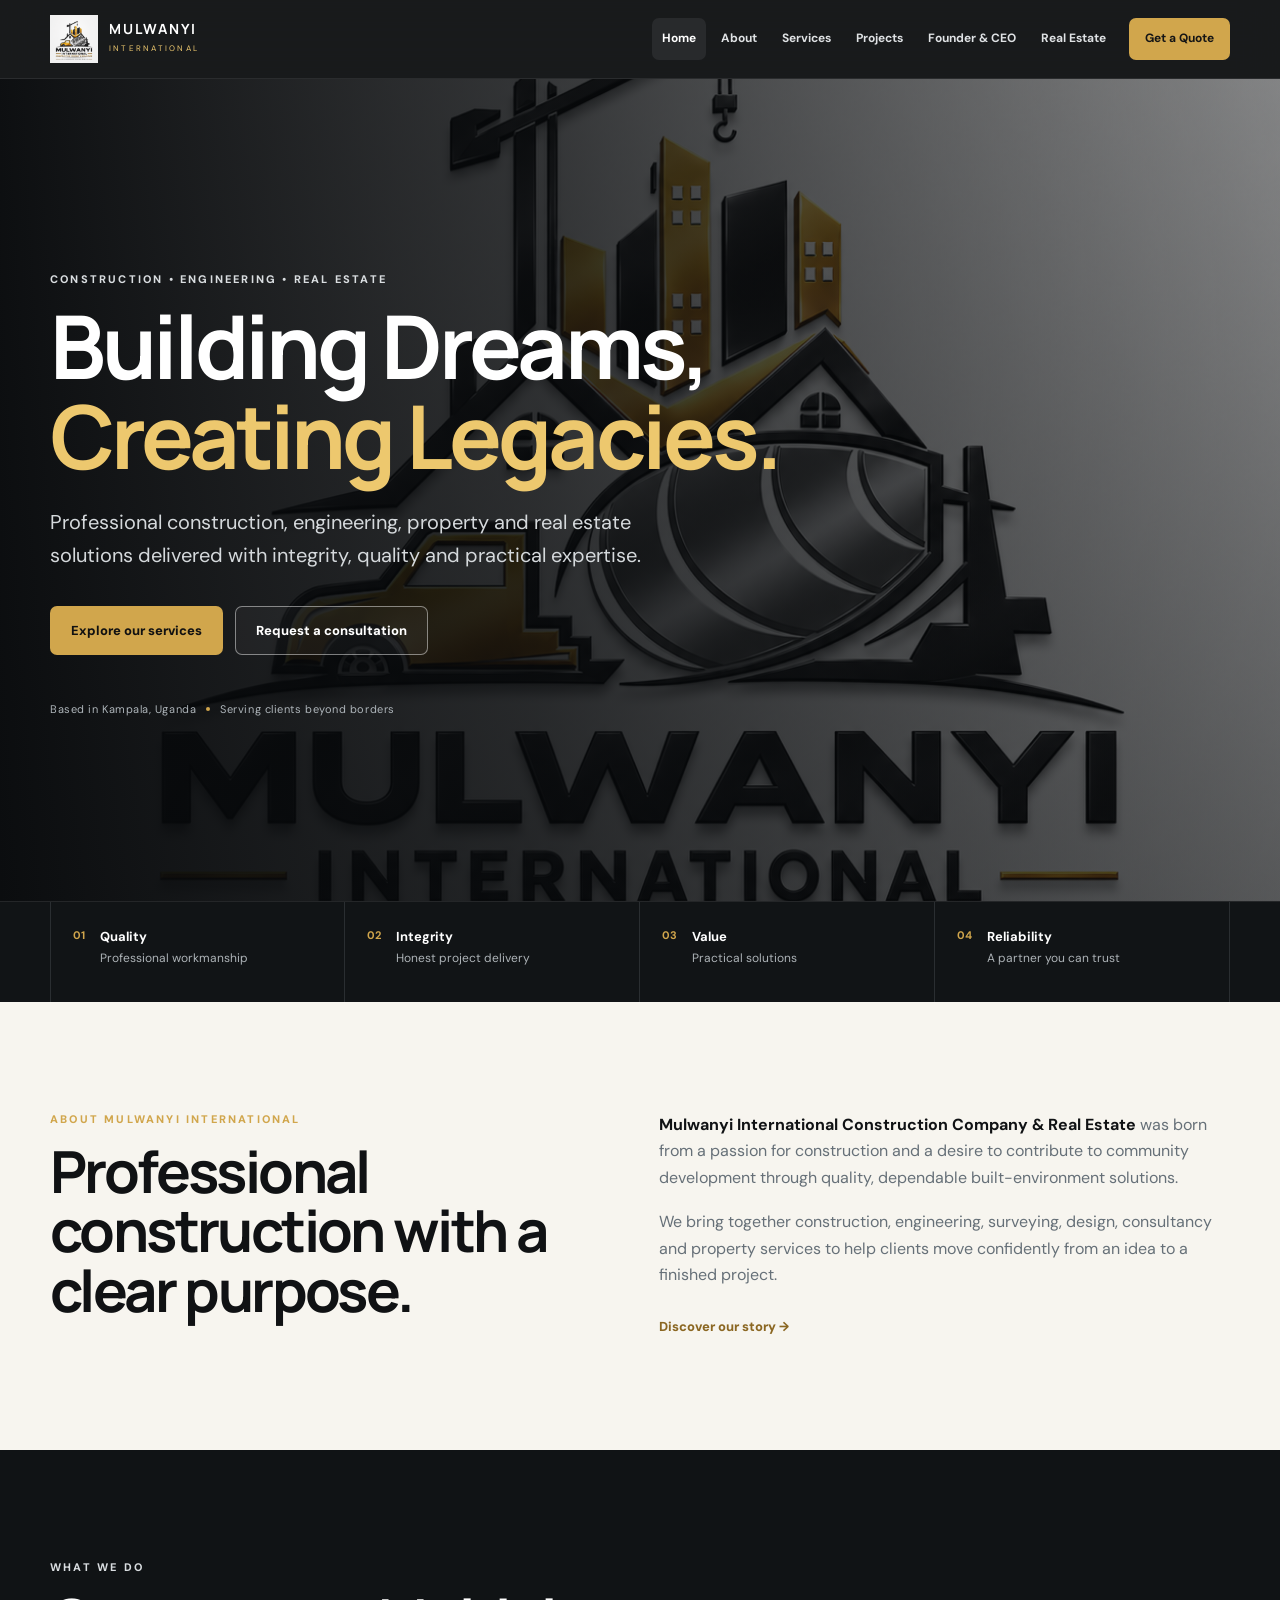
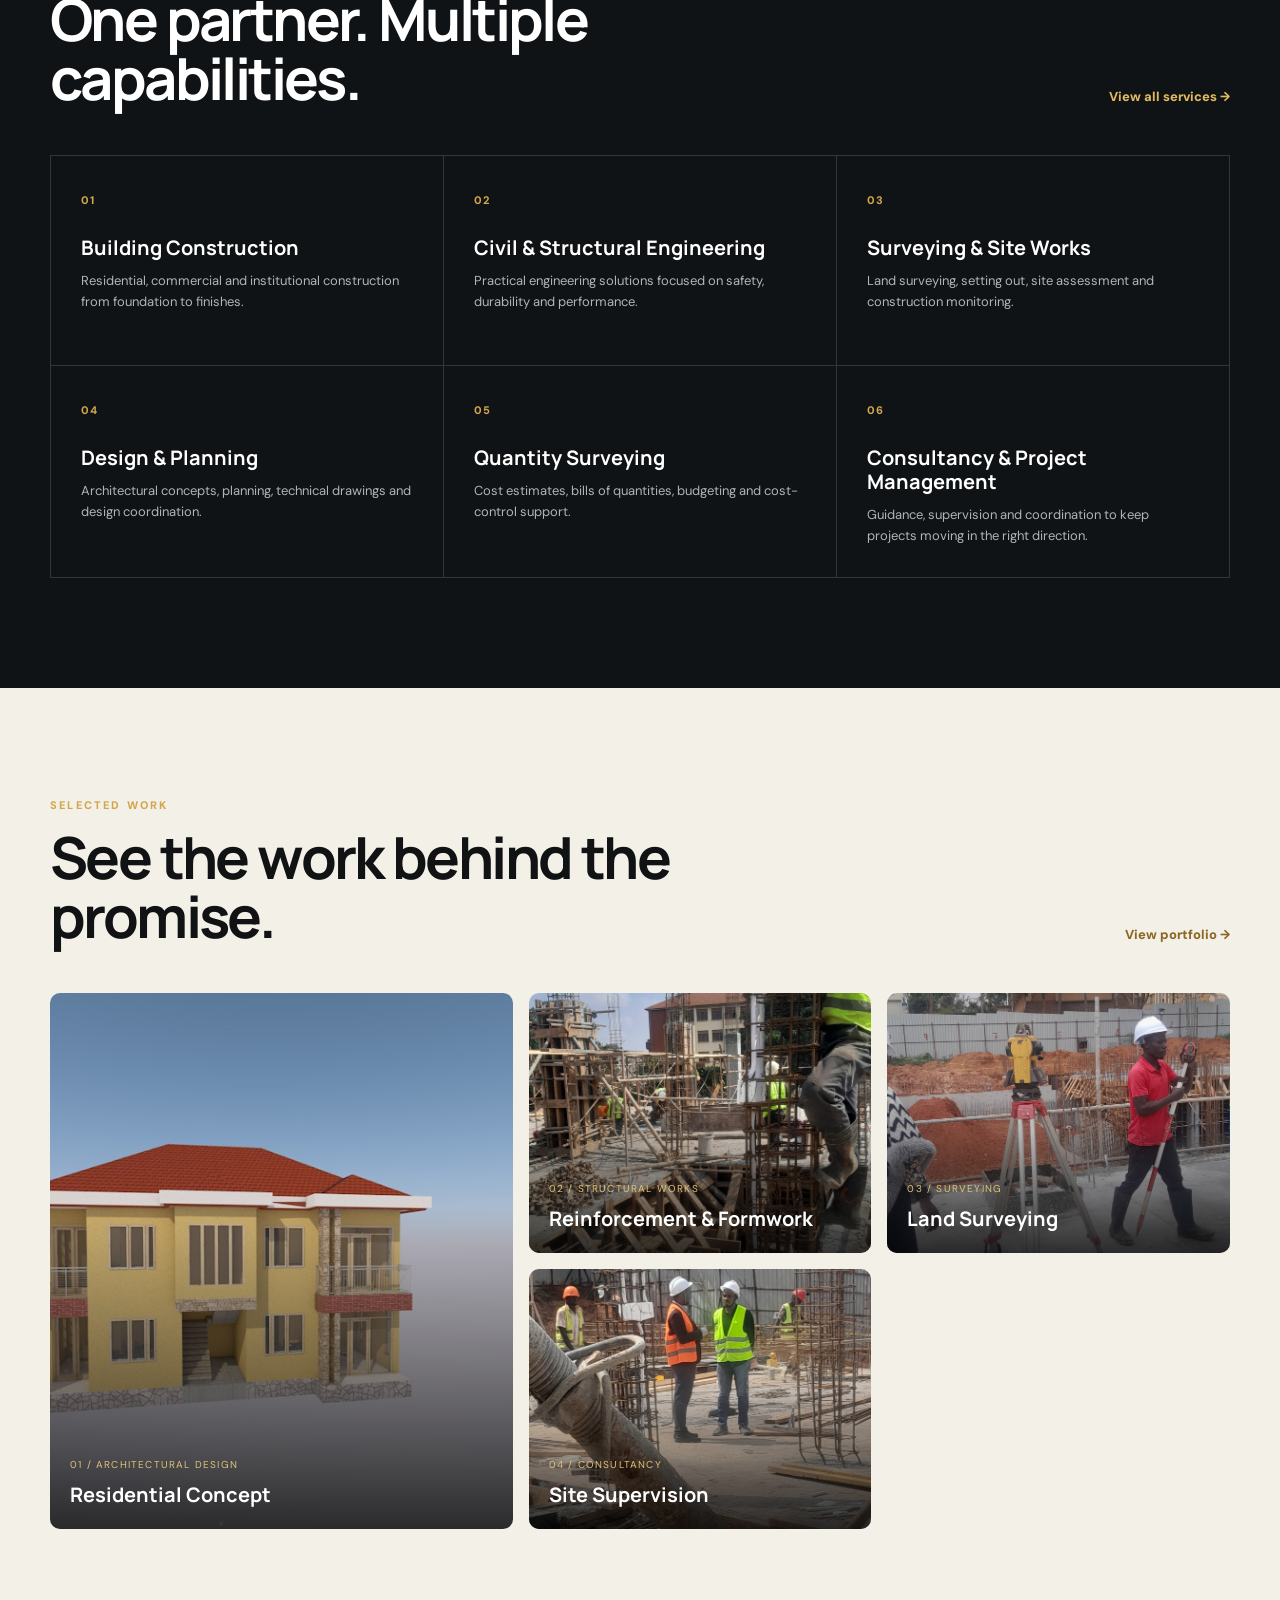
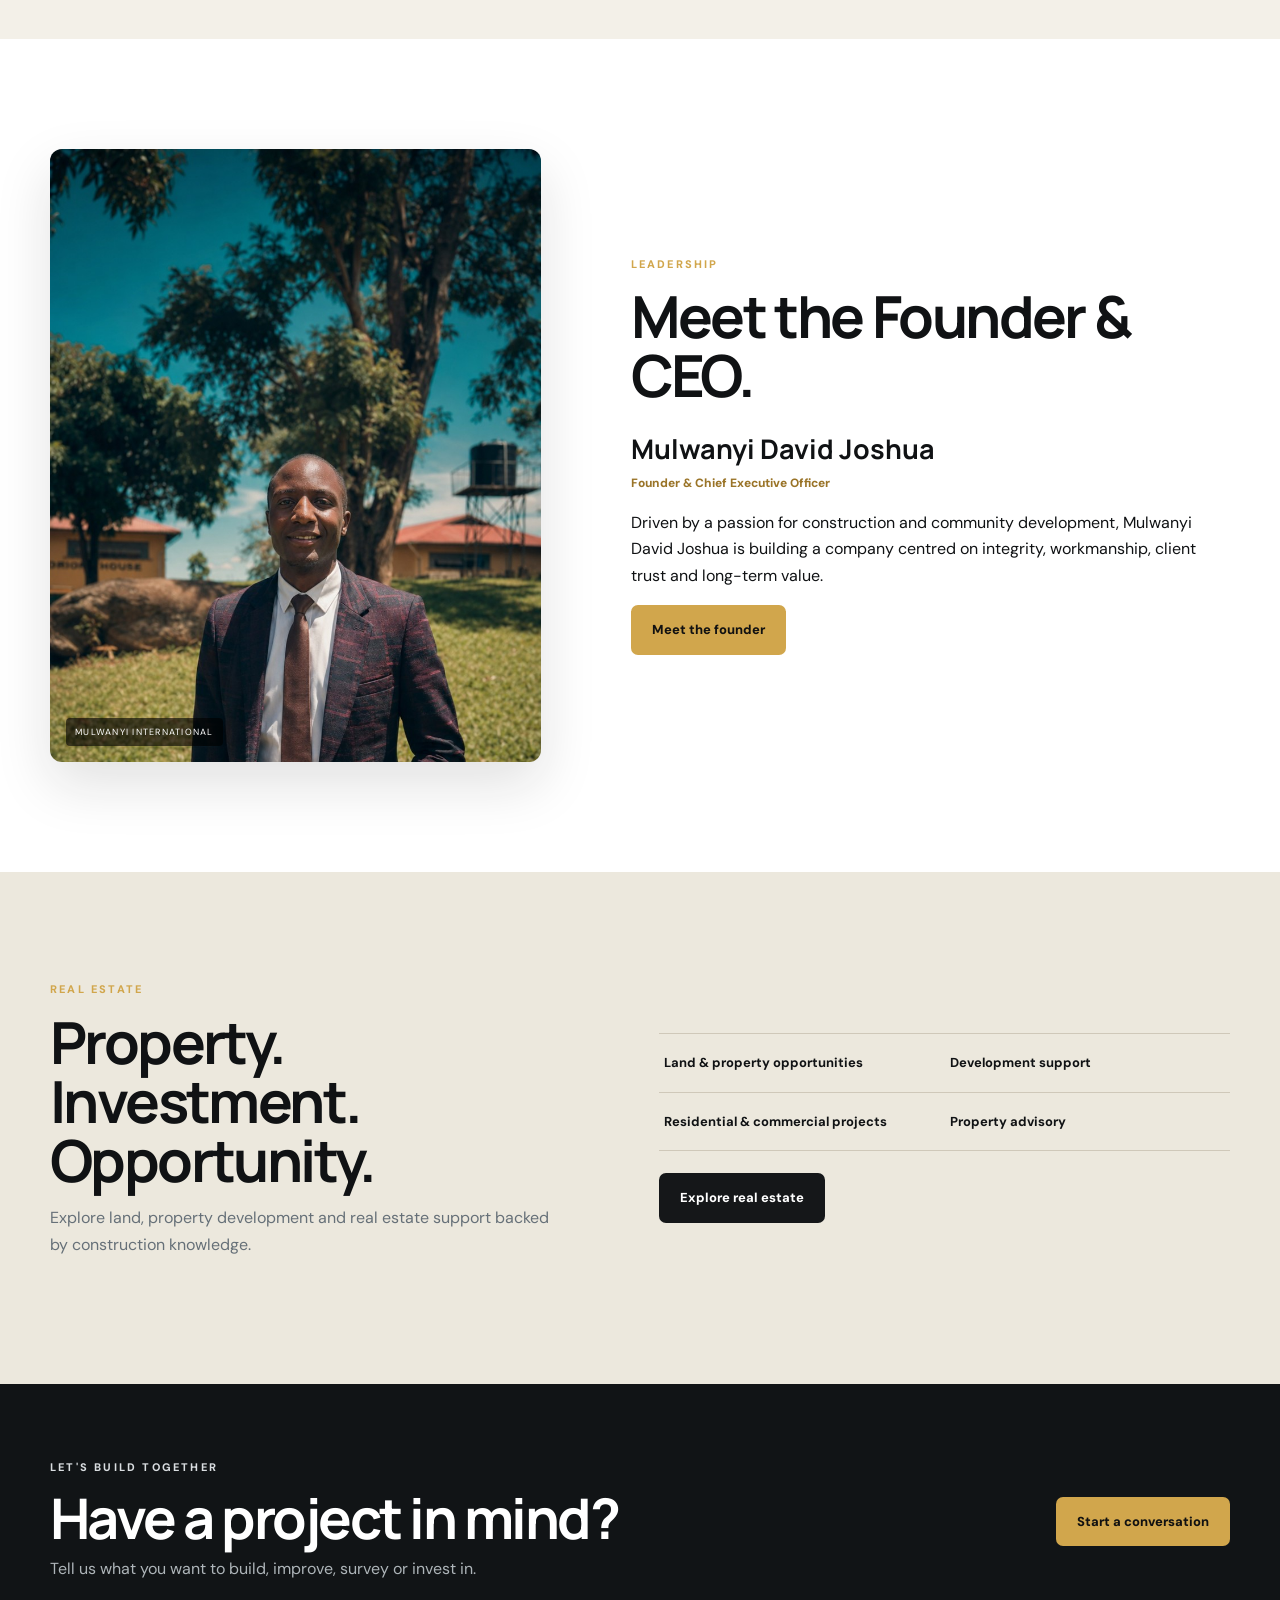
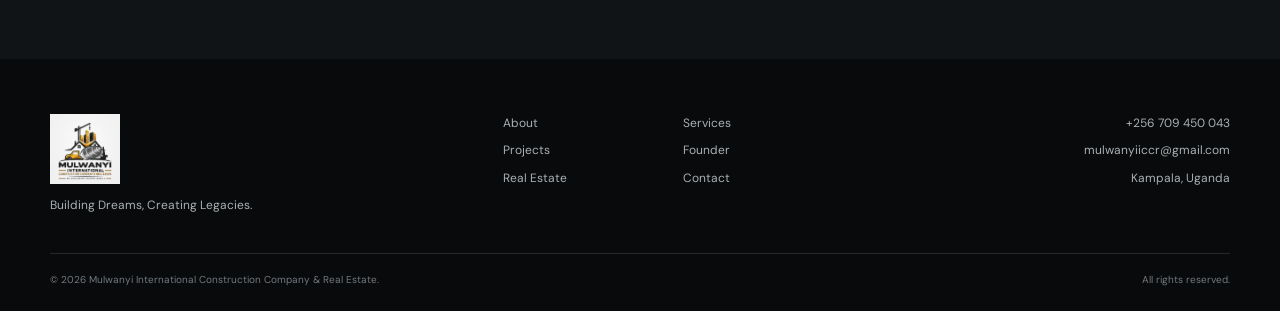
<file: index.html>
<!doctype html>
<html lang="en">
<head>
<meta charset="utf-8">
<meta name="viewport" content="width=device-width, initial-scale=1">
<meta name="theme-color" content="#0b0d0f">
<meta name="description" content="Mulwanyi International Construction Company & Real Estate — professional construction, civil engineering, surveying, design, consultancy and property solutions in Kampala, Uganda.">
<meta name="keywords" content="Mulwanyi International, construction company Uganda, civil engineering Kampala, real estate Uganda, land surveying, building construction">
<link rel="canonical" href="https://mulwanyi-website.vercel.app/">
<meta property="og:type" content="website">
<meta property="og:title" content="Mulwanyi International | Construction, Engineering & Real Estate">
<meta property="og:description" content="Building Dreams, Creating Legacies. Professional construction, engineering and real estate solutions in Uganda.">
<meta property="og:url" content="https://mulwanyi-website.vercel.app/">
<meta property="og:image" content="https://mulwanyi-website.vercel.app/logo.png">
<title>Mulwanyi International | Construction, Engineering & Real Estate</title>
<link rel="icon" href="logo.png" type="image/png">
<link rel="preconnect" href="https://fonts.googleapis.com">
<link rel="preconnect" href="https://fonts.gstatic.com" crossorigin>
<link href="https://fonts.googleapis.com/css2?family=DM+Sans:wght@400;500;600;700&family=Manrope:wght@500;600;700;800&display=swap" rel="stylesheet">
<link rel="stylesheet" href="style.css">
<script type="application/ld+json">
{
 "@context":"https://schema.org",
 "@graph":[
  {"@type":"Organization","@id":"https://mulwanyi-website.vercel.app/#organization","name":"Mulwanyi International Construction Company & Real Estate","url":"https://mulwanyi-website.vercel.app/","logo":"https://mulwanyi-website.vercel.app/logo.png","email":"mailto:mulwanyiiccr@gmail.com","telephone":"+256709450043","address":{"@type":"PostalAddress","addressLocality":"Kampala","addressCountry":"UG"}},
  {"@type":"Person","@id":"https://mulwanyi-website.vercel.app/founder.html#person","name":"Mulwanyi David Joshua","jobTitle":"Founder & Chief Executive Officer","image":"https://mulwanyi-website.vercel.app/founder-david-joshua.png","worksFor":{"@id":"https://mulwanyi-website.vercel.app/#organization"}}
 ]
}
</script>
</head>
<body>
<a class="skip-link" href="#main">Skip to content</a>
<header class="site-header">
  <div class="container nav-wrap">
    <a class="brand" href="index.html" aria-label="Mulwanyi International home">
      <img src="logo.png" alt="Mulwanyi International logo">
      <span><b>MULWANYI</b><small>INTERNATIONAL</small></span>
    </a>
    <button class="menu-toggle" aria-label="Open navigation" aria-expanded="false" aria-controls="site-nav"><span></span><span></span><span></span></button>
    <nav class="nav" id="site-nav" aria-label="Primary navigation">
      <a class="active" href="index.html">Home</a>
      <a href="about.html">About</a>
      <a href="services.html">Services</a>
      <a href="projects.html">Projects</a>
      <a href="founder.html">Founder & CEO</a>
      <a href="real-estate.html">Real Estate</a>
      <a class="nav-cta" href="contact.html">Get a Quote</a>
    </nav>
  </div>
</header>

<main id="main">
<section class="hero">
  <div class="hero-media" aria-hidden="true"></div>
  <div class="hero-shade" aria-hidden="true"></div>
  <div class="container hero-content">
    <p class="eyebrow">CONSTRUCTION • ENGINEERING • REAL ESTATE</p>
    <h1>Building Dreams,<br><span>Creating Legacies.</span></h1>
    <p class="hero-lead">Professional construction, engineering, property and real estate solutions delivered with integrity, quality and practical expertise.</p>
    <div class="actions">
      <a class="btn btn-primary" href="services.html">Explore our services</a>
      <a class="btn btn-ghost" href="contact.html">Request a consultation</a>
    </div>
    <div class="hero-meta"><span>Based in Kampala, Uganda</span><span>Serving clients beyond borders</span></div>
  </div>
</section>

<section class="trust-strip">
  <div class="container trust-grid">
    <div><strong>01</strong><span><b>Quality</b> Professional workmanship</span></div>
    <div><strong>02</strong><span><b>Integrity</b> Honest project delivery</span></div>
    <div><strong>03</strong><span><b>Value</b> Practical solutions</span></div>
    <div><strong>04</strong><span><b>Reliability</b> A partner you can trust</span></div>
  </div>
</section>

<section class="section intro">
  <div class="container split">
    <div>
      <p class="eyebrow gold">ABOUT MULWANYI INTERNATIONAL</p>
      <h2>Professional construction with a clear purpose.</h2>
    </div>
    <div class="prose">
      <p><strong>Mulwanyi International Construction Company & Real Estate</strong> was born from a passion for construction and a desire to contribute to community development through quality, dependable built-environment solutions.</p>
      <p>We bring together construction, engineering, surveying, design, consultancy and property services to help clients move confidently from an idea to a finished project.</p>
      <a class="text-link" href="about.html">Discover our story →</a>
    </div>
  </div>
</section>

<section class="section section-dark">
  <div class="container">
    <div class="section-head">
      <div><p class="eyebrow">WHAT WE DO</p><h2>One partner. Multiple capabilities.</h2></div>
      <a class="text-link light" href="services.html">View all services →</a>
    </div>
    <div class="service-grid compact">
      <article><span>01</span><h3>Building Construction</h3><p>Residential, commercial and institutional construction from foundation to finishes.</p></article>
      <article><span>02</span><h3>Civil & Structural Engineering</h3><p>Practical engineering solutions focused on safety, durability and performance.</p></article>
      <article><span>03</span><h3>Surveying & Site Works</h3><p>Land surveying, setting out, site assessment and construction monitoring.</p></article>
      <article><span>04</span><h3>Design & Planning</h3><p>Architectural concepts, planning, technical drawings and design coordination.</p></article>
      <article><span>05</span><h3>Quantity Surveying</h3><p>Cost estimates, bills of quantities, budgeting and cost-control support.</p></article>
      <article><span>06</span><h3>Consultancy & Project Management</h3><p>Guidance, supervision and coordination to keep projects moving in the right direction.</p></article>
    </div>
  </div>
</section>

<section class="section projects-preview">
  <div class="container">
    <div class="section-head">
      <div><p class="eyebrow gold">SELECTED WORK</p><h2>See the work behind the promise.</h2></div>
      <a class="text-link" href="projects.html">View portfolio →</a>
    </div>
    <div class="portfolio-grid">
      <figure class="project-card large"><img src="render-day.jpg" alt="Residential architectural concept render" loading="lazy"><figcaption><span>01 / Architectural Design</span><b>Residential Concept</b></figcaption></figure>
      <figure class="project-card"><img src="rebar-work.jpg" alt="Reinforcement work on a construction site" loading="lazy"><figcaption><span>02 / Structural Works</span><b>Reinforcement & Formwork</b></figcaption></figure>
      <figure class="project-card"><img src="land-survey.jpg" alt="Land surveying with a total station" loading="lazy"><figcaption><span>03 / Surveying</span><b>Land Surveying</b></figcaption></figure>
      <figure class="project-card"><img src="site-supervision.jpg" alt="Site supervision and technical review" loading="lazy"><figcaption><span>04 / Consultancy</span><b>Site Supervision</b></figcaption></figure>
    </div>
  </div>
</section>

<section class="section founder-teaser">
  <div class="container founder-teaser-grid">
    <div class="founder-image-wrap">
      <img src="founder-david-joshua.png" alt="Mulwanyi David Joshua, Founder and CEO" loading="lazy">
      <span>MULWANYI INTERNATIONAL</span>
    </div>
    <div>
      <p class="eyebrow gold">LEADERSHIP</p>
      <h2>Meet the Founder & CEO.</h2>
      <h3>Mulwanyi David Joshua</h3>
      <p class="role">Founder & Chief Executive Officer</p>
      <p>Driven by a passion for construction and community development, Mulwanyi David Joshua is building a company centred on integrity, workmanship, client trust and long-term value.</p>
      <a class="btn btn-primary" href="founder.html">Meet the founder</a>
    </div>
  </div>
</section>

<section class="section real-estate-band">
  <div class="container split align-center">
    <div><p class="eyebrow gold">REAL ESTATE</p><h2>Property. Investment. Opportunity.</h2><p class="prose">Explore land, property development and real estate support backed by construction knowledge.</p></div>
    <div class="estate-points"><span>Land & property opportunities</span><span>Development support</span><span>Residential & commercial projects</span><span>Property advisory</span><a class="btn btn-dark" href="real-estate.html">Explore real estate</a></div>
  </div>
</section>

<section class="cta">
  <div class="container cta-inner">
    <div><p class="eyebrow">LET'S BUILD TOGETHER</p><h2>Have a project in mind?</h2><p>Tell us what you want to build, improve, survey or invest in.</p></div>
    <a class="btn btn-primary" href="contact.html">Start a conversation</a>
  </div>
</section>
</main>

<footer class="footer">
  <div class="container footer-grid">
    <div><img src="logo.png" class="footer-logo" alt="Mulwanyi International logo"><p>Building Dreams, Creating Legacies.</p></div>
    <div class="footer-links"><a href="about.html">About</a><a href="services.html">Services</a><a href="projects.html">Projects</a><a href="founder.html">Founder</a><a href="real-estate.html">Real Estate</a><a href="contact.html">Contact</a></div>
    <div class="footer-contact"><a href="tel:+256709450043">+256 709 450 043</a><a href="mailto:mulwanyiiccr@gmail.com">mulwanyiiccr@gmail.com</a><span>Kampala, Uganda</span></div>
  </div>
  <div class="container footer-bottom"><span>© <span id="year"></span> Mulwanyi International Construction Company & Real Estate.</span><span>All rights reserved.</span></div>
</footer>
<script src="script.js"></script>
</body>
</html>
</file>
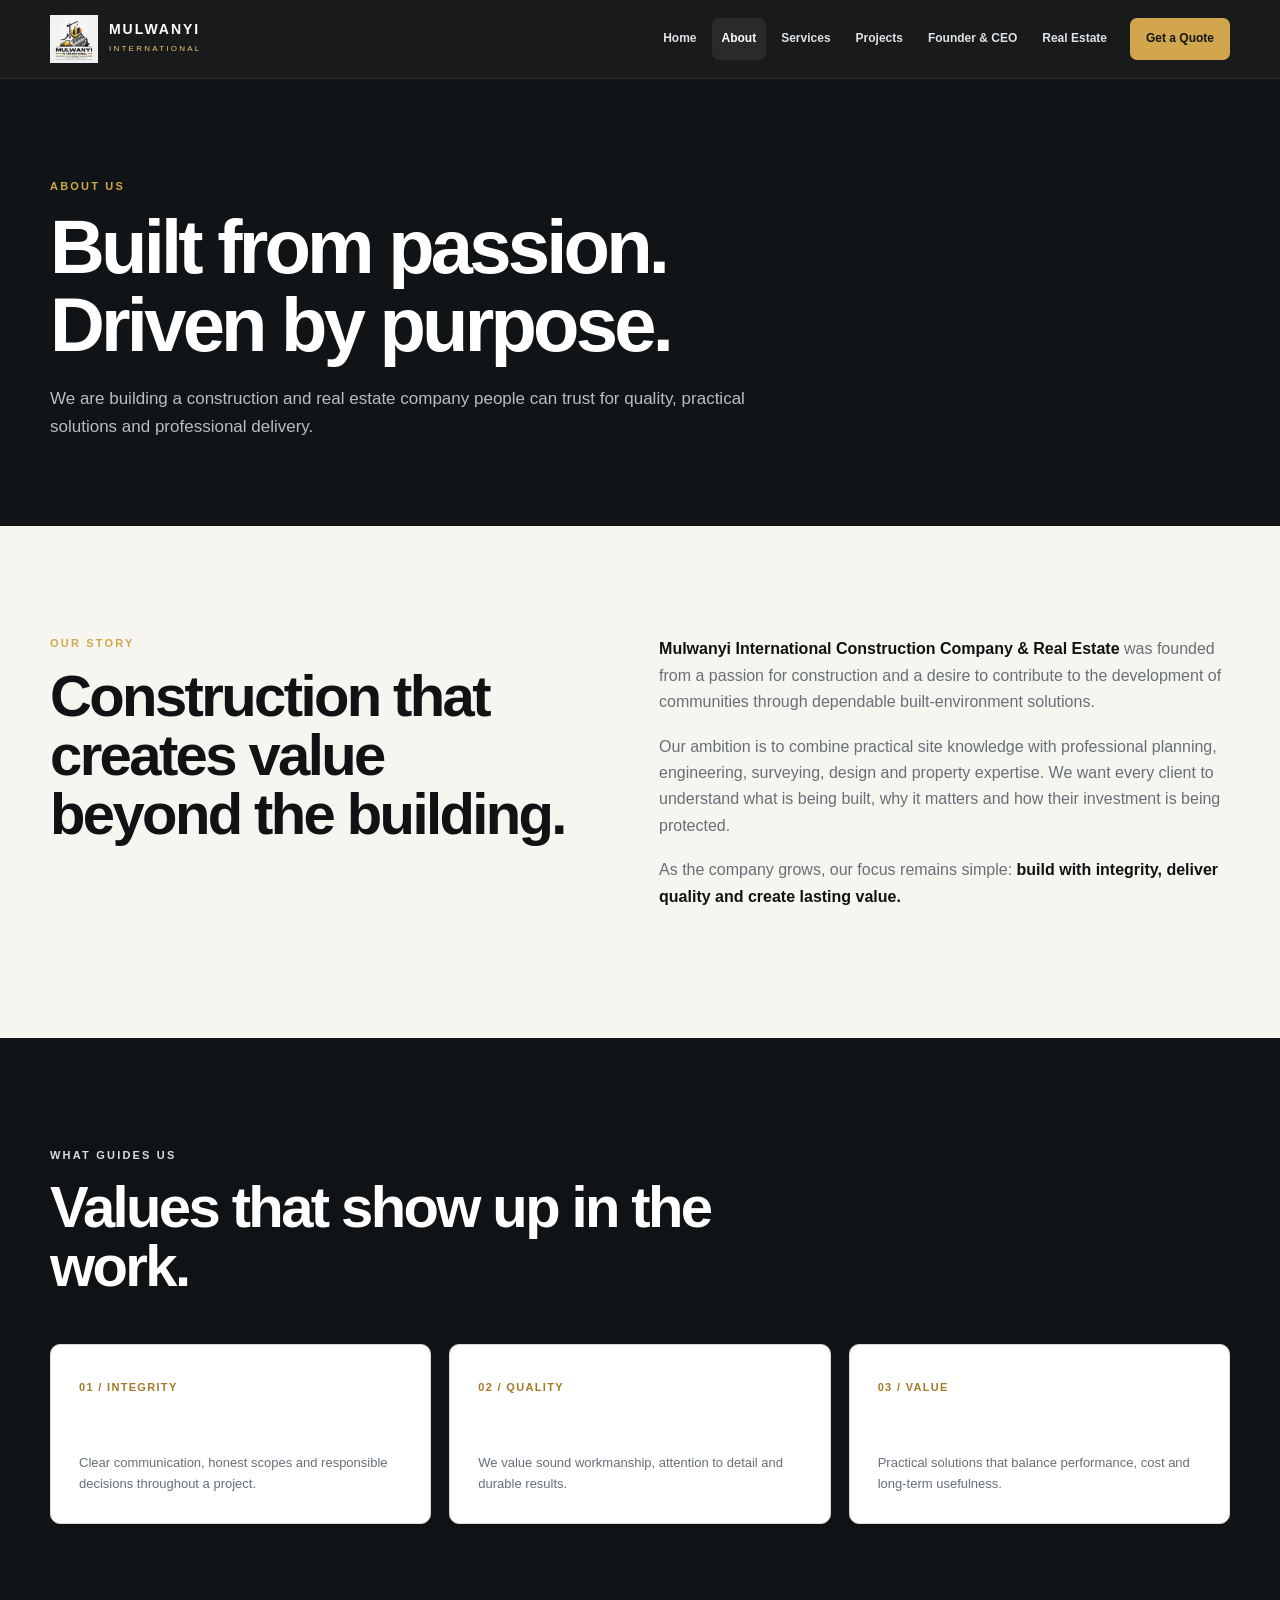
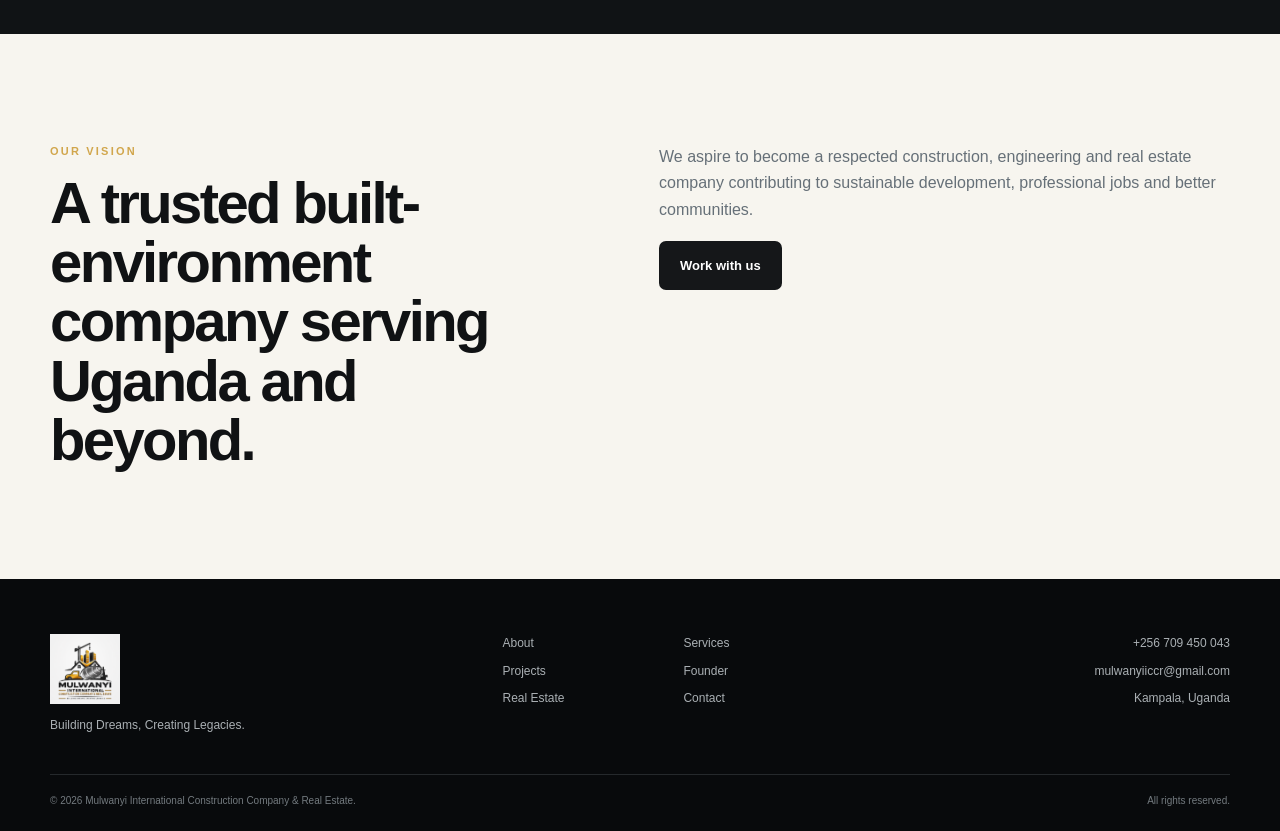
<file: about.html>
<!doctype html><html lang="en"><head>
<meta charset="utf-8"><meta name="viewport" content="width=device-width,initial-scale=1">
<meta name="description" content="Learn about Mulwanyi International Construction Company & Real Estate, our purpose, values and approach.">
<link rel="canonical" href="https://mulwanyi-website.vercel.app/about.html"><title>About | Mulwanyi International</title>
<link rel="icon" href="logo.png"><link rel="stylesheet" href="style.css">
</head><body><header class="site-header"><div class="container nav-wrap"><a class="brand" href="index.html"><img src="logo.png" alt="Mulwanyi International logo"><span><b>MULWANYI</b><small>INTERNATIONAL</small></span></a><button class="menu-toggle" aria-label="Open navigation" aria-expanded="false" aria-controls="site-nav"><span></span><span></span><span></span></button><nav class="nav" id="site-nav"><a href="index.html">Home</a><a class="active" href="about.html">About</a><a href="services.html">Services</a><a href="projects.html">Projects</a><a href="founder.html">Founder & CEO</a><a href="real-estate.html">Real Estate</a><a class="nav-cta" href="contact.html">Get a Quote</a></nav></div></header>
<main><section class="page-hero"><div class="container"><p class="eyebrow gold">ABOUT US</p><h1>Built from passion.<br>Driven by purpose.</h1><p>We are building a construction and real estate company people can trust for quality, practical solutions and professional delivery.</p></div></section>
<section class="section"><div class="container split"><div><p class="eyebrow gold">OUR STORY</p><h2>Construction that creates value beyond the building.</h2></div><div class="prose"><p><strong>Mulwanyi International Construction Company & Real Estate</strong> was founded from a passion for construction and a desire to contribute to the development of communities through dependable built-environment solutions.</p><p>Our ambition is to combine practical site knowledge with professional planning, engineering, surveying, design and property expertise. We want every client to understand what is being built, why it matters and how their investment is being protected.</p><p>As the company grows, our focus remains simple: <strong>build with integrity, deliver quality and create lasting value.</strong></p></div></div></section>
<section class="section section-dark"><div class="container"><div class="section-head"><div><p class="eyebrow">WHAT GUIDES US</p><h2>Values that show up in the work.</h2></div></div><div class="content-grid" style="margin-top:48px"><article class="card"><span class="number">01 / INTEGRITY</span><h3>Do the right thing.</h3><p>Clear communication, honest scopes and responsible decisions throughout a project.</p></article><article class="card"><span class="number">02 / QUALITY</span><h3>Build it properly.</h3><p>We value sound workmanship, attention to detail and durable results.</p></article><article class="card"><span class="number">03 / VALUE</span><h3>Respect the investment.</h3><p>Practical solutions that balance performance, cost and long-term usefulness.</p></article></div></div></section>
<section class="section"><div class="container split"><div><p class="eyebrow gold">OUR VISION</p><h2>A trusted built-environment company serving Uganda and beyond.</h2></div><div class="prose"><p>We aspire to become a respected construction, engineering and real estate company contributing to sustainable development, professional jobs and better communities.</p><a class="btn btn-dark" href="contact.html">Work with us</a></div></div></section></main>
<footer class="footer"><div class="container footer-grid"><div><img src="logo.png" class="footer-logo" alt="Mulwanyi International logo"><p>Building Dreams, Creating Legacies.</p></div><div class="footer-links"><a href="about.html">About</a><a href="services.html">Services</a><a href="projects.html">Projects</a><a href="founder.html">Founder</a><a href="real-estate.html">Real Estate</a><a href="contact.html">Contact</a></div><div class="footer-contact"><a href="tel:+256709450043">+256 709 450 043</a><a href="mailto:mulwanyiiccr@gmail.com">mulwanyiiccr@gmail.com</a><span>Kampala, Uganda</span></div></div><div class="container footer-bottom"><span>© <span id="year"></span> Mulwanyi International Construction Company & Real Estate.</span><span>All rights reserved.</span></div></footer><script src="script.js"></script></body></html>
</file>
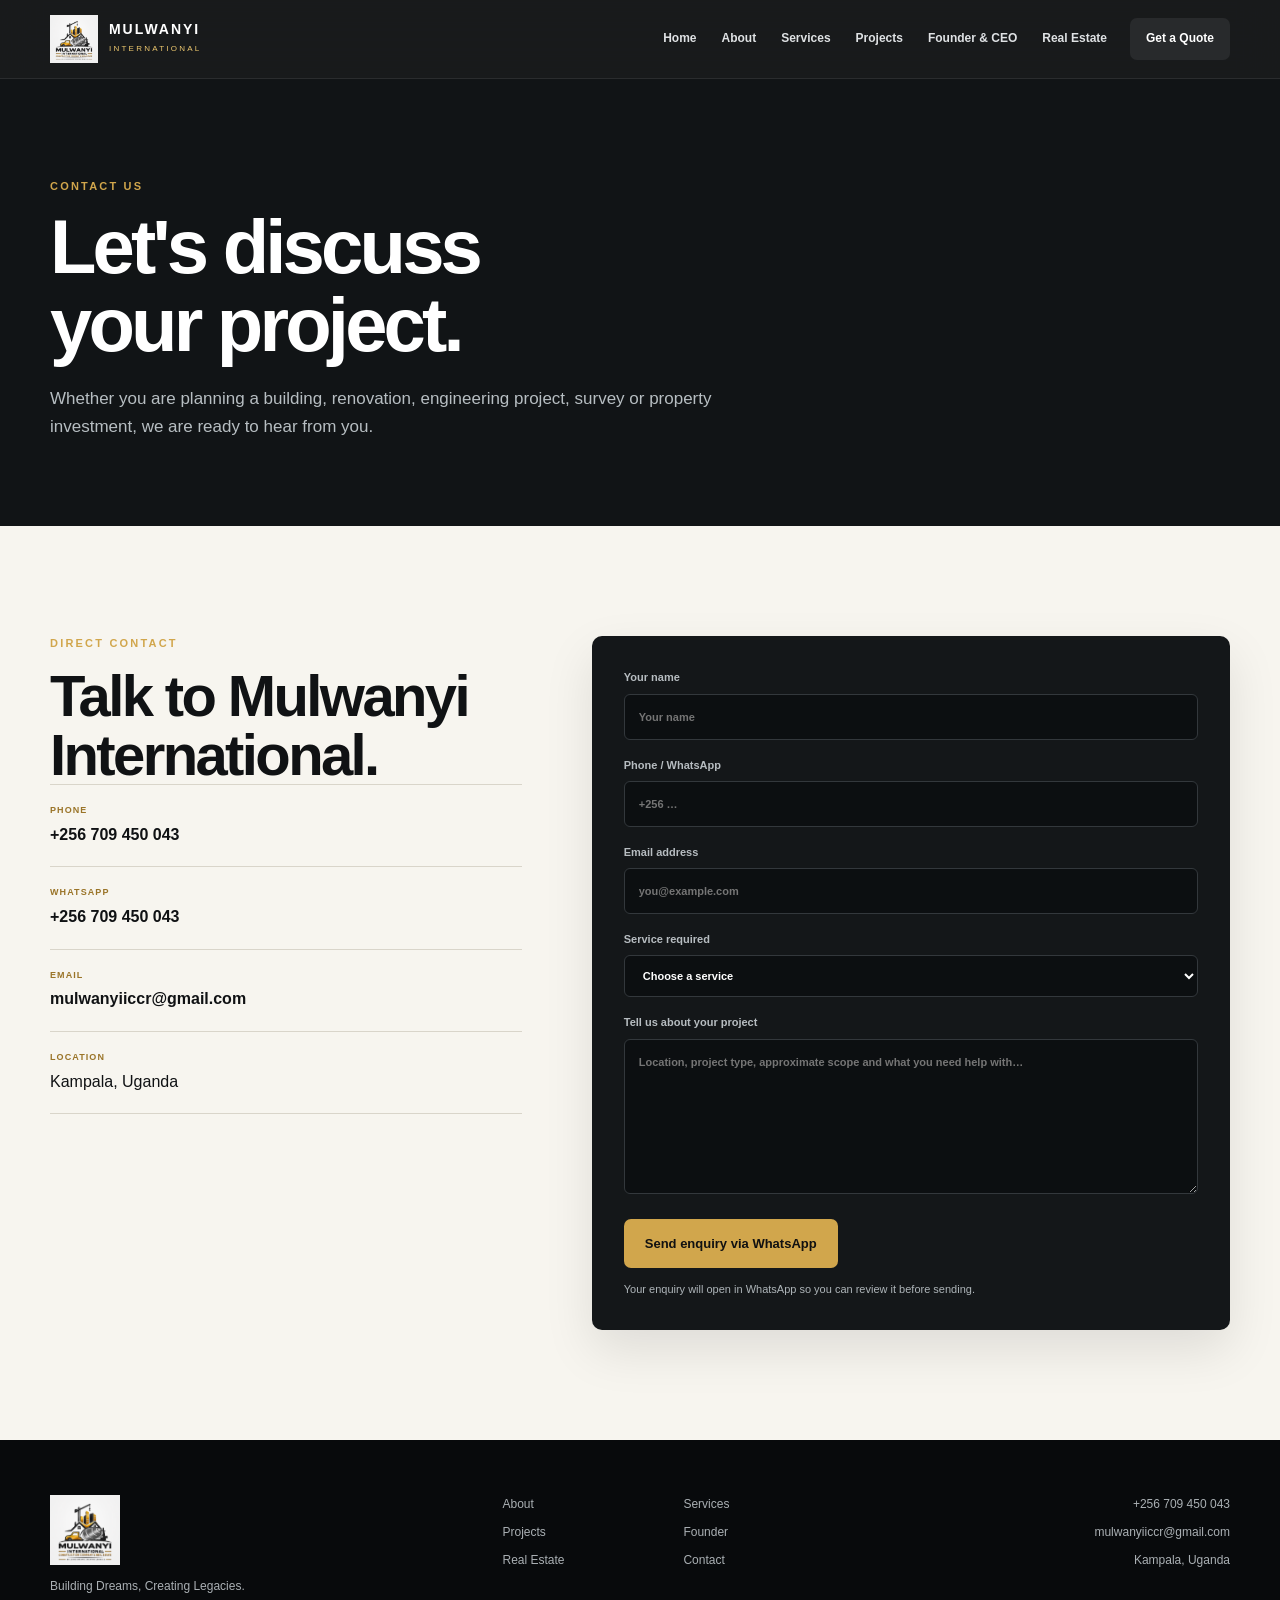
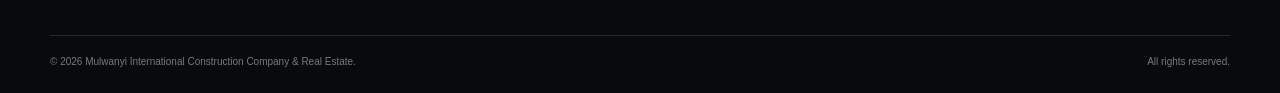
<file: contact.html>
<!doctype html><html lang="en"><head>
<meta charset="utf-8"><meta name="viewport" content="width=device-width,initial-scale=1"><meta name="description" content="Contact Mulwanyi International in Kampala, Uganda for construction, engineering, surveying, consultancy and real estate enquiries."><link rel="canonical" href="https://mulwanyi-website.vercel.app/contact.html"><title>Contact | Mulwanyi International</title><link rel="icon" href="logo.png"><link rel="stylesheet" href="style.css"></head><body>
<header class="site-header"><div class="container nav-wrap"><a class="brand" href="index.html"><img src="logo.png" alt="Mulwanyi International logo"><span><b>MULWANYI</b><small>INTERNATIONAL</small></span></a><button class="menu-toggle" aria-label="Open navigation" aria-expanded="false" aria-controls="site-nav"><span></span><span></span><span></span></button><nav class="nav" id="site-nav"><a href="index.html">Home</a><a href="about.html">About</a><a href="services.html">Services</a><a href="projects.html">Projects</a><a href="founder.html">Founder & CEO</a><a href="real-estate.html">Real Estate</a><a class="nav-cta active" href="contact.html">Get a Quote</a></nav></div></header>
<main><section class="page-hero"><div class="container"><p class="eyebrow gold">CONTACT US</p><h1>Let's discuss<br>your project.</h1><p>Whether you are planning a building, renovation, engineering project, survey or property investment, we are ready to hear from you.</p></div></section>
<section class="section"><div class="container contact-layout"><div><p class="eyebrow gold">DIRECT CONTACT</p><h2>Talk to Mulwanyi International.</h2><div class="contact-info"><div class="contact-item"><small>Phone</small><a href="tel:+256709450043">+256 709 450 043</a></div><div class="contact-item"><small>WhatsApp</small><a href="https://wa.me/256709450043">+256 709 450 043</a></div><div class="contact-item"><small>Email</small><a href="mailto:mulwanyiiccr@gmail.com">mulwanyiiccr@gmail.com</a></div><div class="contact-item"><small>Location</small><span>Kampala, Uganda</span></div></div></div>
<form class="contact-form" id="quoteForm"><label>Your name<input name="name" autocomplete="name" required placeholder="Your name"></label><label>Phone / WhatsApp<input name="phone" type="tel" autocomplete="tel" required placeholder="+256 …"></label><label>Email address<input name="email" type="email" autocomplete="email" placeholder="you@example.com"></label><label>Service required<select name="service" required><option value="">Choose a service</option><option>Building Construction</option><option>Civil & Structural Engineering</option><option>Architecture & Planning</option><option>Land Surveying</option><option>Quantity Surveying</option><option>Electrical & Plumbing</option><option>Site Inspection</option><option>Consultancy</option><option>Project Management</option><option>Real Estate</option><option>Other</option></select></label><label>Tell us about your project<textarea name="message" rows="7" required placeholder="Location, project type, approximate scope and what you need help with…"></textarea></label><button class="btn btn-primary" type="submit">Send enquiry via WhatsApp</button><p class="form-note" id="formMessage">Your enquiry will open in WhatsApp so you can review it before sending.</p></form></div></section></main>
<footer class="footer"><div class="container footer-grid"><div><img src="logo.png" class="footer-logo" alt="Mulwanyi International logo"><p>Building Dreams, Creating Legacies.</p></div><div class="footer-links"><a href="about.html">About</a><a href="services.html">Services</a><a href="projects.html">Projects</a><a href="founder.html">Founder</a><a href="real-estate.html">Real Estate</a><a href="contact.html">Contact</a></div><div class="footer-contact"><a href="tel:+256709450043">+256 709 450 043</a><a href="mailto:mulwanyiiccr@gmail.com">mulwanyiiccr@gmail.com</a><span>Kampala, Uganda</span></div></div><div class="container footer-bottom"><span>© <span id="year"></span> Mulwanyi International Construction Company & Real Estate.</span><span>All rights reserved.</span></div></footer><script src="script.js"></script></body></html>
</file>
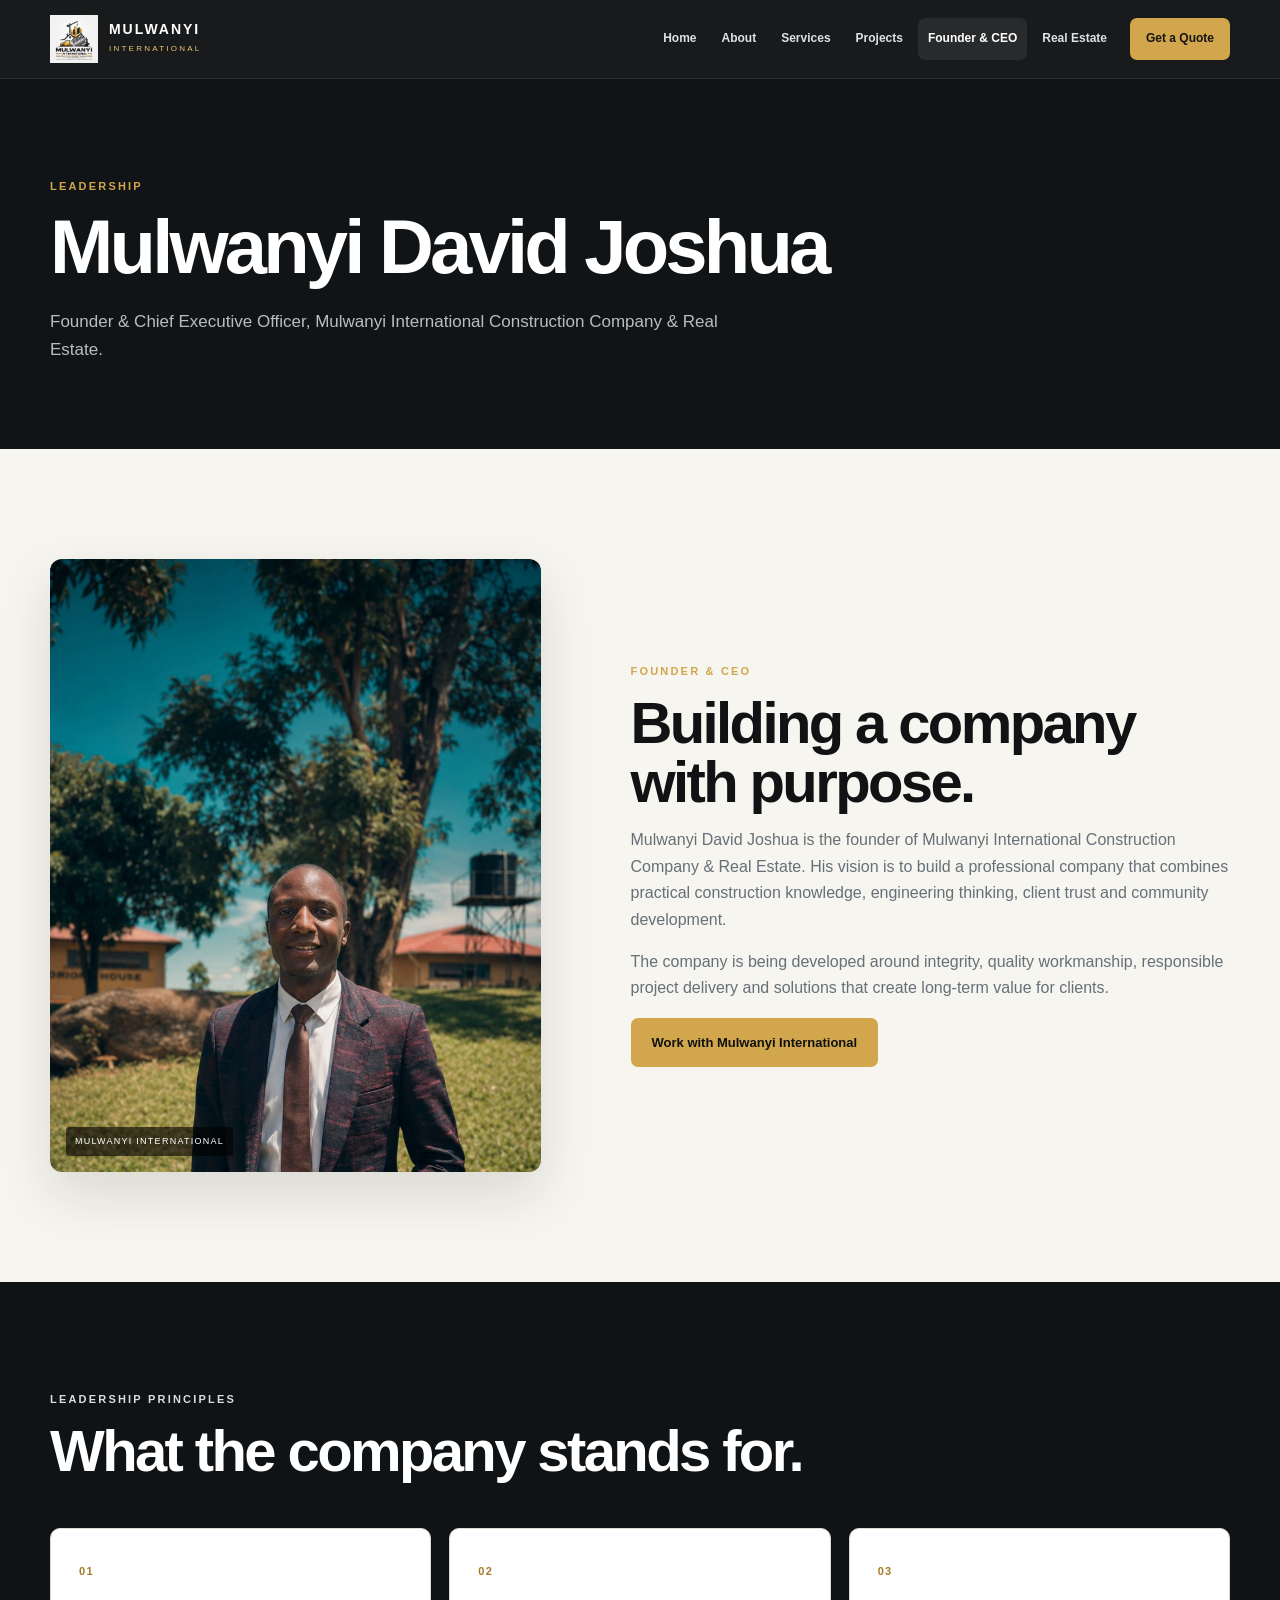
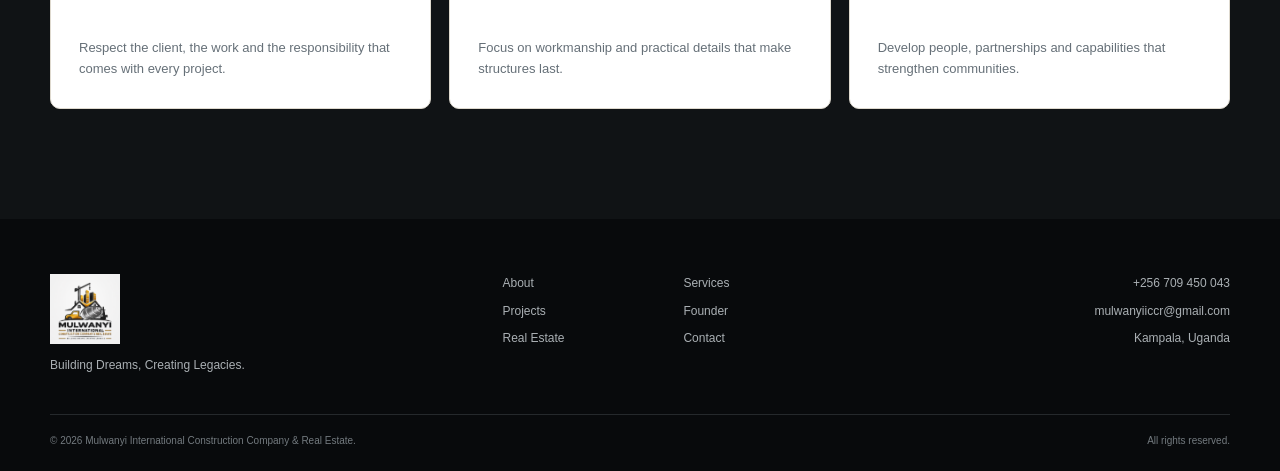
<file: founder.html>
<!doctype html><html lang="en"><head>
<meta charset="utf-8"><meta name="viewport" content="width=device-width,initial-scale=1">
<meta name="description" content="Mulwanyi David Joshua — Founder and Chief Executive Officer of Mulwanyi International Construction Company & Real Estate in Kampala, Uganda.">
<meta name="robots" content="index,follow"><link rel="canonical" href="https://mulwanyi-website.vercel.app/founder.html"><meta property="og:type" content="profile"><meta property="og:title" content="Mulwanyi David Joshua | Founder & CEO"><meta property="og:description" content="Founder and Chief Executive Officer of Mulwanyi International Construction Company & Real Estate."><meta property="og:url" content="https://mulwanyi-website.vercel.app/founder.html"><meta property="og:image" content="https://mulwanyi-website.vercel.app/founder-david-joshua.png"><title>Mulwanyi David Joshua | Founder & CEO</title><link rel="icon" href="logo.png"><link rel="stylesheet" href="style.css">
<script type="application/ld+json">{"@context":"https://schema.org","@type":"ProfilePage","mainEntity":{"@type":"Person","name":"Mulwanyi David Joshua","jobTitle":"Founder & Chief Executive Officer","image":"https://mulwanyi-website.vercel.app/founder-david-joshua.png","url":"https://mulwanyi-website.vercel.app/founder.html","worksFor":{"@type":"Organization","name":"Mulwanyi International Construction Company & Real Estate","url":"https://mulwanyi-website.vercel.app/"}}}</script>
</head><body><header class="site-header"><div class="container nav-wrap"><a class="brand" href="index.html"><img src="logo.png" alt="Mulwanyi International logo"><span><b>MULWANYI</b><small>INTERNATIONAL</small></span></a><button class="menu-toggle" aria-label="Open navigation" aria-expanded="false" aria-controls="site-nav"><span></span><span></span><span></span></button><nav class="nav" id="site-nav"><a href="index.html">Home</a><a href="about.html">About</a><a href="services.html">Services</a><a href="projects.html">Projects</a><a class="active" href="founder.html">Founder & CEO</a><a href="real-estate.html">Real Estate</a><a class="nav-cta" href="contact.html">Get a Quote</a></nav></div></header>
<main><section class="page-hero"><div class="container"><p class="eyebrow gold">LEADERSHIP</p><h1>Mulwanyi David Joshua</h1><p>Founder & Chief Executive Officer, Mulwanyi International Construction Company & Real Estate.</p></div></section>
<section class="section"><div class="container founder-teaser-grid"><div class="founder-image-wrap"><img src="founder-david-joshua.png" alt="Mulwanyi David Joshua, Founder and Chief Executive Officer" loading="eager"><span>MULWANYI INTERNATIONAL</span></div><div><p class="eyebrow gold">FOUNDER & CEO</p><h2>Building a company with purpose.</h2><p class="prose">Mulwanyi David Joshua is the founder of Mulwanyi International Construction Company & Real Estate. His vision is to build a professional company that combines practical construction knowledge, engineering thinking, client trust and community development.</p><p class="prose">The company is being developed around integrity, quality workmanship, responsible project delivery and solutions that create long-term value for clients.</p><a class="btn btn-primary" href="contact.html">Work with Mulwanyi International</a></div></div></section>
<section class="section section-dark"><div class="container"><div class="section-head"><div><p class="eyebrow">LEADERSHIP PRINCIPLES</p><h2>What the company stands for.</h2></div></div><div class="content-grid" style="margin-top:48px"><article class="card"><span class="number">01</span><h3>Professionalism</h3><p>Respect the client, the work and the responsibility that comes with every project.</p></article><article class="card"><span class="number">02</span><h3>Quality</h3><p>Focus on workmanship and practical details that make structures last.</p></article><article class="card"><span class="number">03</span><h3>Growth</h3><p>Develop people, partnerships and capabilities that strengthen communities.</p></article></div></div></section></main>
<footer class="footer"><div class="container footer-grid"><div><img src="logo.png" class="footer-logo" alt="Mulwanyi International logo"><p>Building Dreams, Creating Legacies.</p></div><div class="footer-links"><a href="about.html">About</a><a href="services.html">Services</a><a href="projects.html">Projects</a><a href="founder.html">Founder</a><a href="real-estate.html">Real Estate</a><a href="contact.html">Contact</a></div><div class="footer-contact"><a href="tel:+256709450043">+256 709 450 043</a><a href="mailto:mulwanyiiccr@gmail.com">mulwanyiiccr@gmail.com</a><span>Kampala, Uganda</span></div></div><div class="container footer-bottom"><span>© <span id="year"></span> Mulwanyi International Construction Company & Real Estate.</span><span>All rights reserved.</span></div></footer><script src="script.js"></script></body></html>
</file>
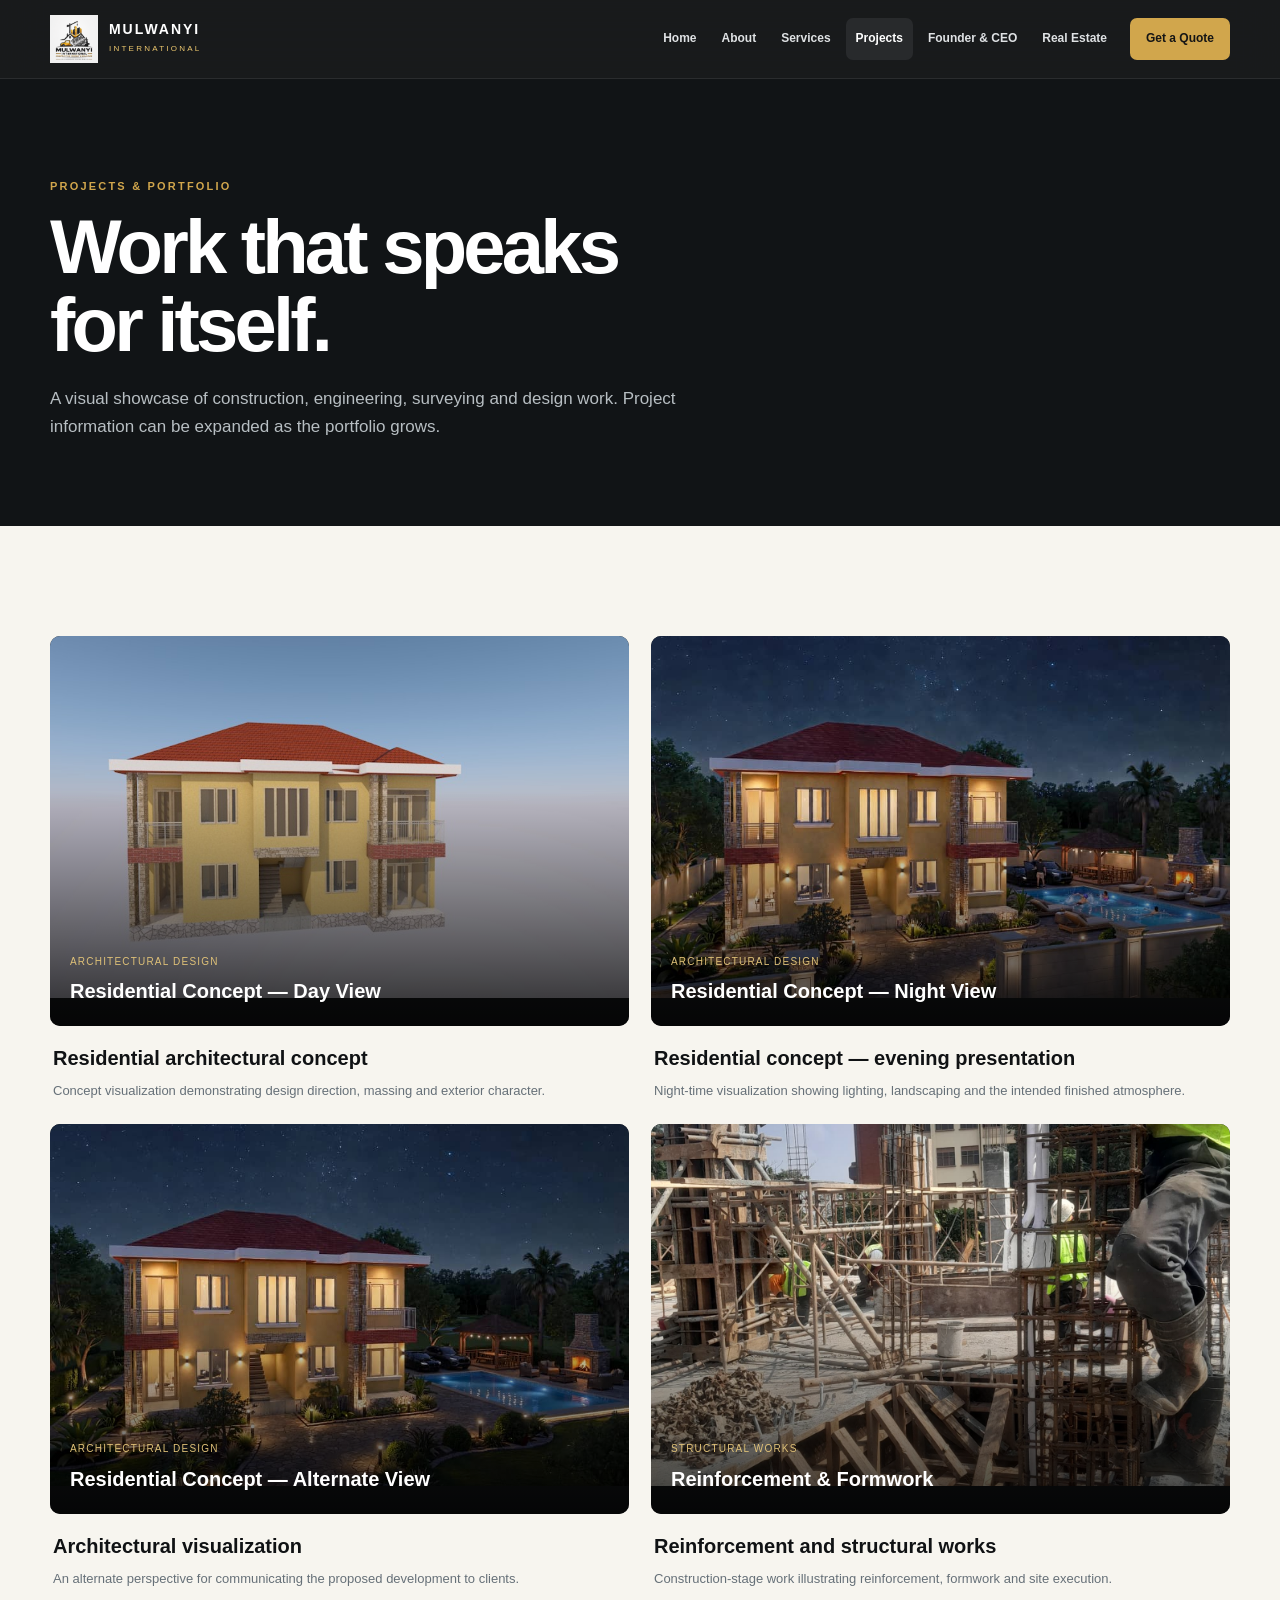
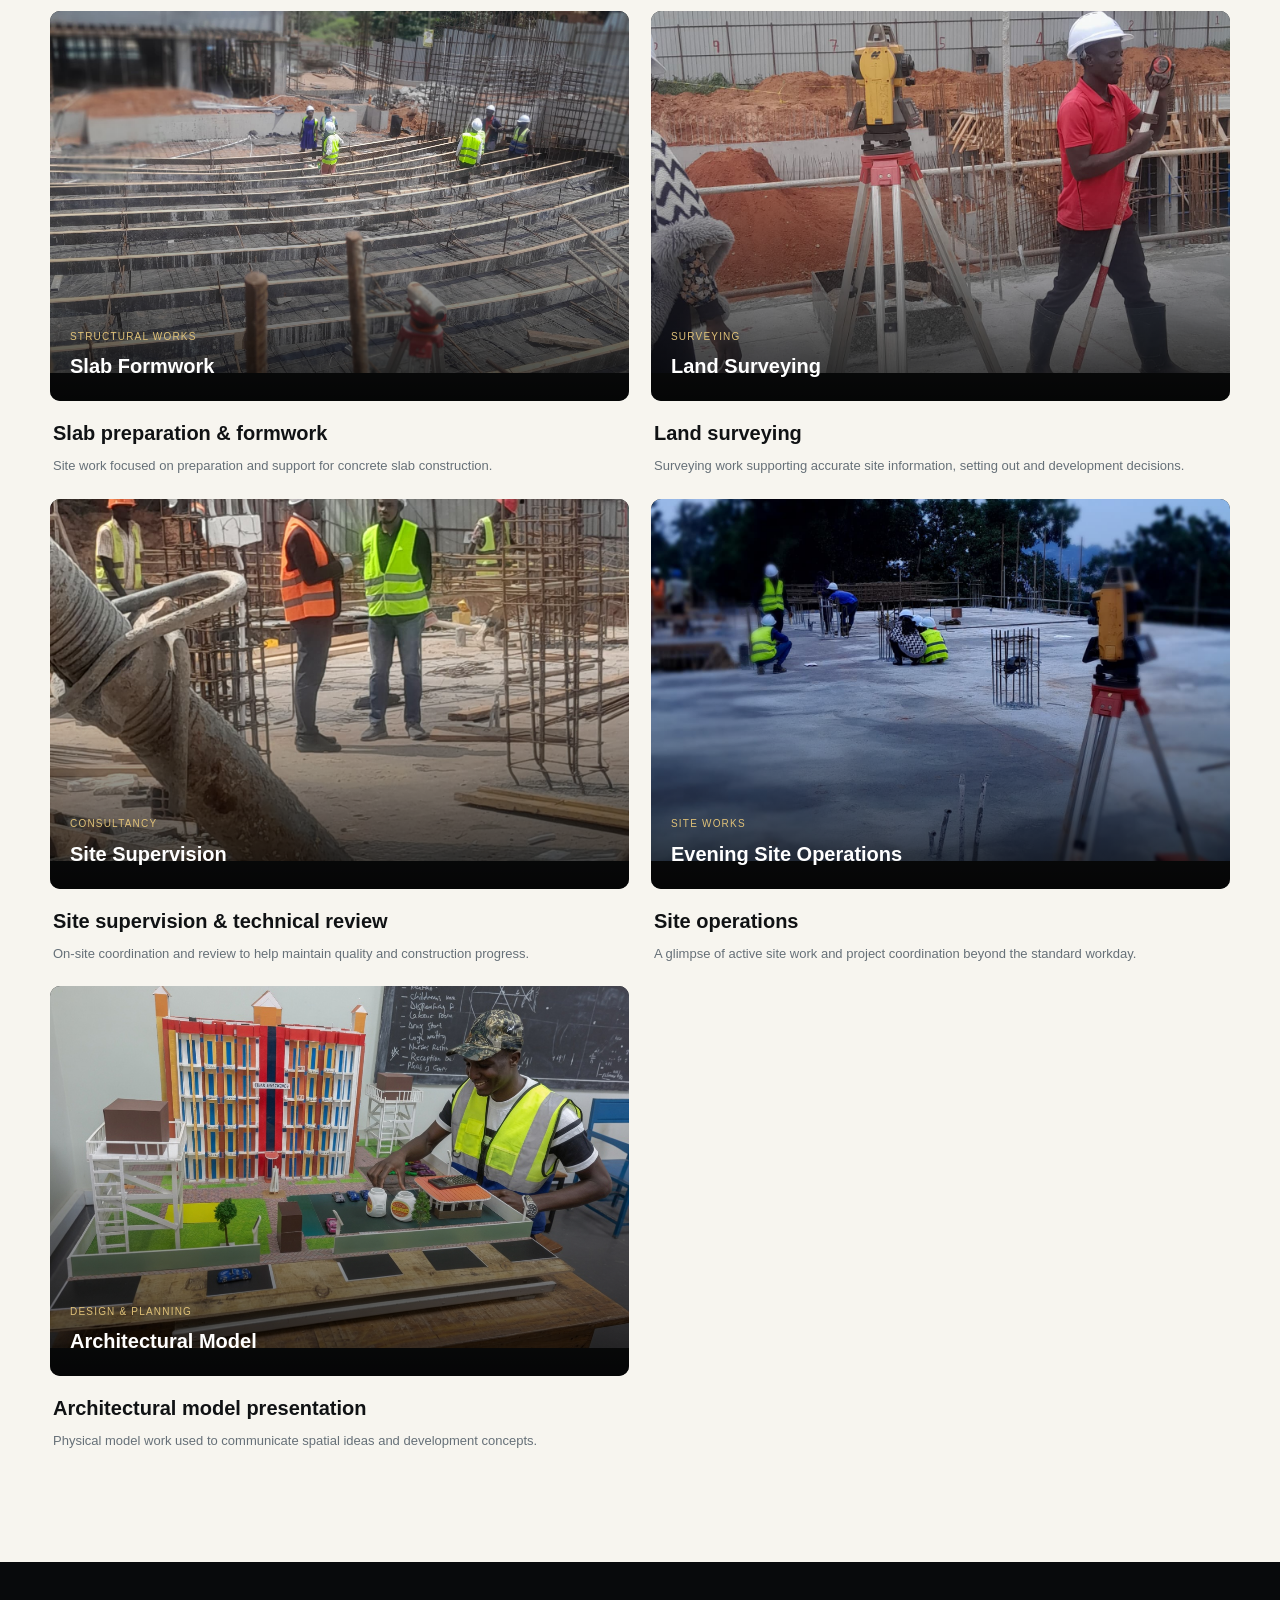
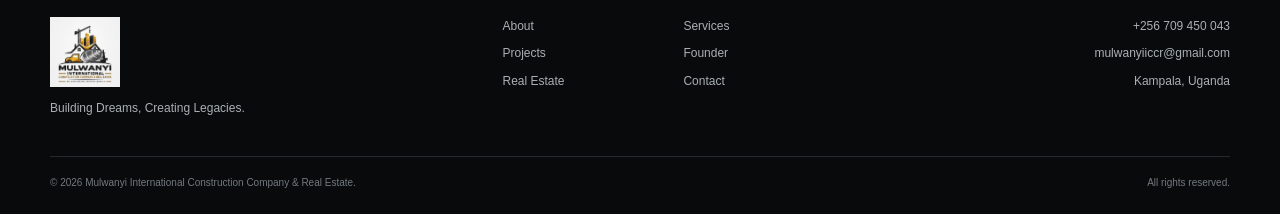
<file: projects.html>
<!doctype html><html lang="en"><head>
<meta charset="utf-8"><meta name="viewport" content="width=device-width,initial-scale=1"><meta name="description" content="Selected construction, engineering, surveying and architectural project work from Mulwanyi International."><link rel="canonical" href="https://mulwanyi-website.vercel.app/projects.html"><title>Projects | Mulwanyi International</title><link rel="icon" href="logo.png"><link rel="stylesheet" href="style.css"></head><body>
<header class="site-header"><div class="container nav-wrap"><a class="brand" href="index.html"><img src="logo.png" alt="Mulwanyi International logo"><span><b>MULWANYI</b><small>INTERNATIONAL</small></span></a><button class="menu-toggle" aria-label="Open navigation" aria-expanded="false" aria-controls="site-nav"><span></span><span></span><span></span></button><nav class="nav" id="site-nav"><a href="index.html">Home</a><a href="about.html">About</a><a href="services.html">Services</a><a class="active" href="projects.html">Projects</a><a href="founder.html">Founder & CEO</a><a href="real-estate.html">Real Estate</a><a class="nav-cta" href="contact.html">Get a Quote</a></nav></div></header>
<main><section class="page-hero"><div class="container"><p class="eyebrow gold">PROJECTS & PORTFOLIO</p><h1>Work that speaks<br>for itself.</h1><p>A visual showcase of construction, engineering, surveying and design work. Project information can be expanded as the portfolio grows.</p></div></section>
<section class="section"><div class="container"><div class="portfolio-full">
<article><figure class="project-card photo-protection"><img src="render-day.jpg" alt="Residential architectural concept render" loading="lazy"><figcaption><span>Architectural Design</span><b>Residential Concept — Day View</b></figcaption></figure><div class="project-copy"><h3>Residential architectural concept</h3><p>Concept visualization demonstrating design direction, massing and exterior character.</p></div></article>
<article><figure class="project-card photo-protection"><img src="render-night-1.jpg" alt="Residential architectural concept render at night" loading="lazy"><figcaption><span>Architectural Design</span><b>Residential Concept — Night View</b></figcaption></figure><div class="project-copy"><h3>Residential concept — evening presentation</h3><p>Night-time visualization showing lighting, landscaping and the intended finished atmosphere.</p></div></article>
<article><figure class="project-card photo-protection"><img src="render-night-2.jpg" alt="Residential architectural concept render, alternate night view" loading="lazy"><figcaption><span>Architectural Design</span><b>Residential Concept — Alternate View</b></figcaption></figure><div class="project-copy"><h3>Architectural visualization</h3><p>An alternate perspective for communicating the proposed development to clients.</p></div></article>
<article><figure class="project-card photo-protection"><img src="rebar-work.jpg" alt="Reinforcement work at a construction site" loading="lazy"><figcaption><span>Structural Works</span><b>Reinforcement & Formwork</b></figcaption></figure><div class="project-copy"><h3>Reinforcement and structural works</h3><p>Construction-stage work illustrating reinforcement, formwork and site execution.</p></div></article>
<article><figure class="project-card photo-protection"><img src="slab-formwork.jpg" alt="Concrete slab formwork on a construction site" loading="lazy"><figcaption><span>Structural Works</span><b>Slab Formwork</b></figcaption></figure><div class="project-copy"><h3>Slab preparation & formwork</h3><p>Site work focused on preparation and support for concrete slab construction.</p></div></article>
<article><figure class="project-card photo-protection"><img src="land-survey.jpg" alt="Land surveyor using a total station" loading="lazy"><figcaption><span>Surveying</span><b>Land Surveying</b></figcaption></figure><div class="project-copy"><h3>Land surveying</h3><p>Surveying work supporting accurate site information, setting out and development decisions.</p></div></article>
<article><figure class="project-card photo-protection"><img src="site-supervision.jpg" alt="Construction site supervision and technical review" loading="lazy"><figcaption><span>Consultancy</span><b>Site Supervision</b></figcaption></figure><div class="project-copy"><h3>Site supervision & technical review</h3><p>On-site coordination and review to help maintain quality and construction progress.</p></div></article>
<article><figure class="project-card photo-protection"><img src="site-evening.jpg" alt="Construction site activity during evening" loading="lazy"><figcaption><span>Site Works</span><b>Evening Site Operations</b></figcaption></figure><div class="project-copy"><h3>Site operations</h3><p>A glimpse of active site work and project coordination beyond the standard workday.</p></div></article>
<article><figure class="project-card photo-protection"><img src="architectural-model.jpg" alt="Architectural model presentation" loading="lazy"><figcaption><span>Design & Planning</span><b>Architectural Model</b></figcaption></figure><div class="project-copy"><h3>Architectural model presentation</h3><p>Physical model work used to communicate spatial ideas and development concepts.</p></div></article>
</div></div></section></main>
<footer class="footer"><div class="container footer-grid"><div><img src="logo.png" class="footer-logo" alt="Mulwanyi International logo"><p>Building Dreams, Creating Legacies.</p></div><div class="footer-links"><a href="about.html">About</a><a href="services.html">Services</a><a href="projects.html">Projects</a><a href="founder.html">Founder</a><a href="real-estate.html">Real Estate</a><a href="contact.html">Contact</a></div><div class="footer-contact"><a href="tel:+256709450043">+256 709 450 043</a><a href="mailto:mulwanyiiccr@gmail.com">mulwanyiiccr@gmail.com</a><span>Kampala, Uganda</span></div></div><div class="container footer-bottom"><span>© <span id="year"></span> Mulwanyi International Construction Company & Real Estate.</span><span>All rights reserved.</span></div></footer><script src="script.js"></script></body></html>
</file>
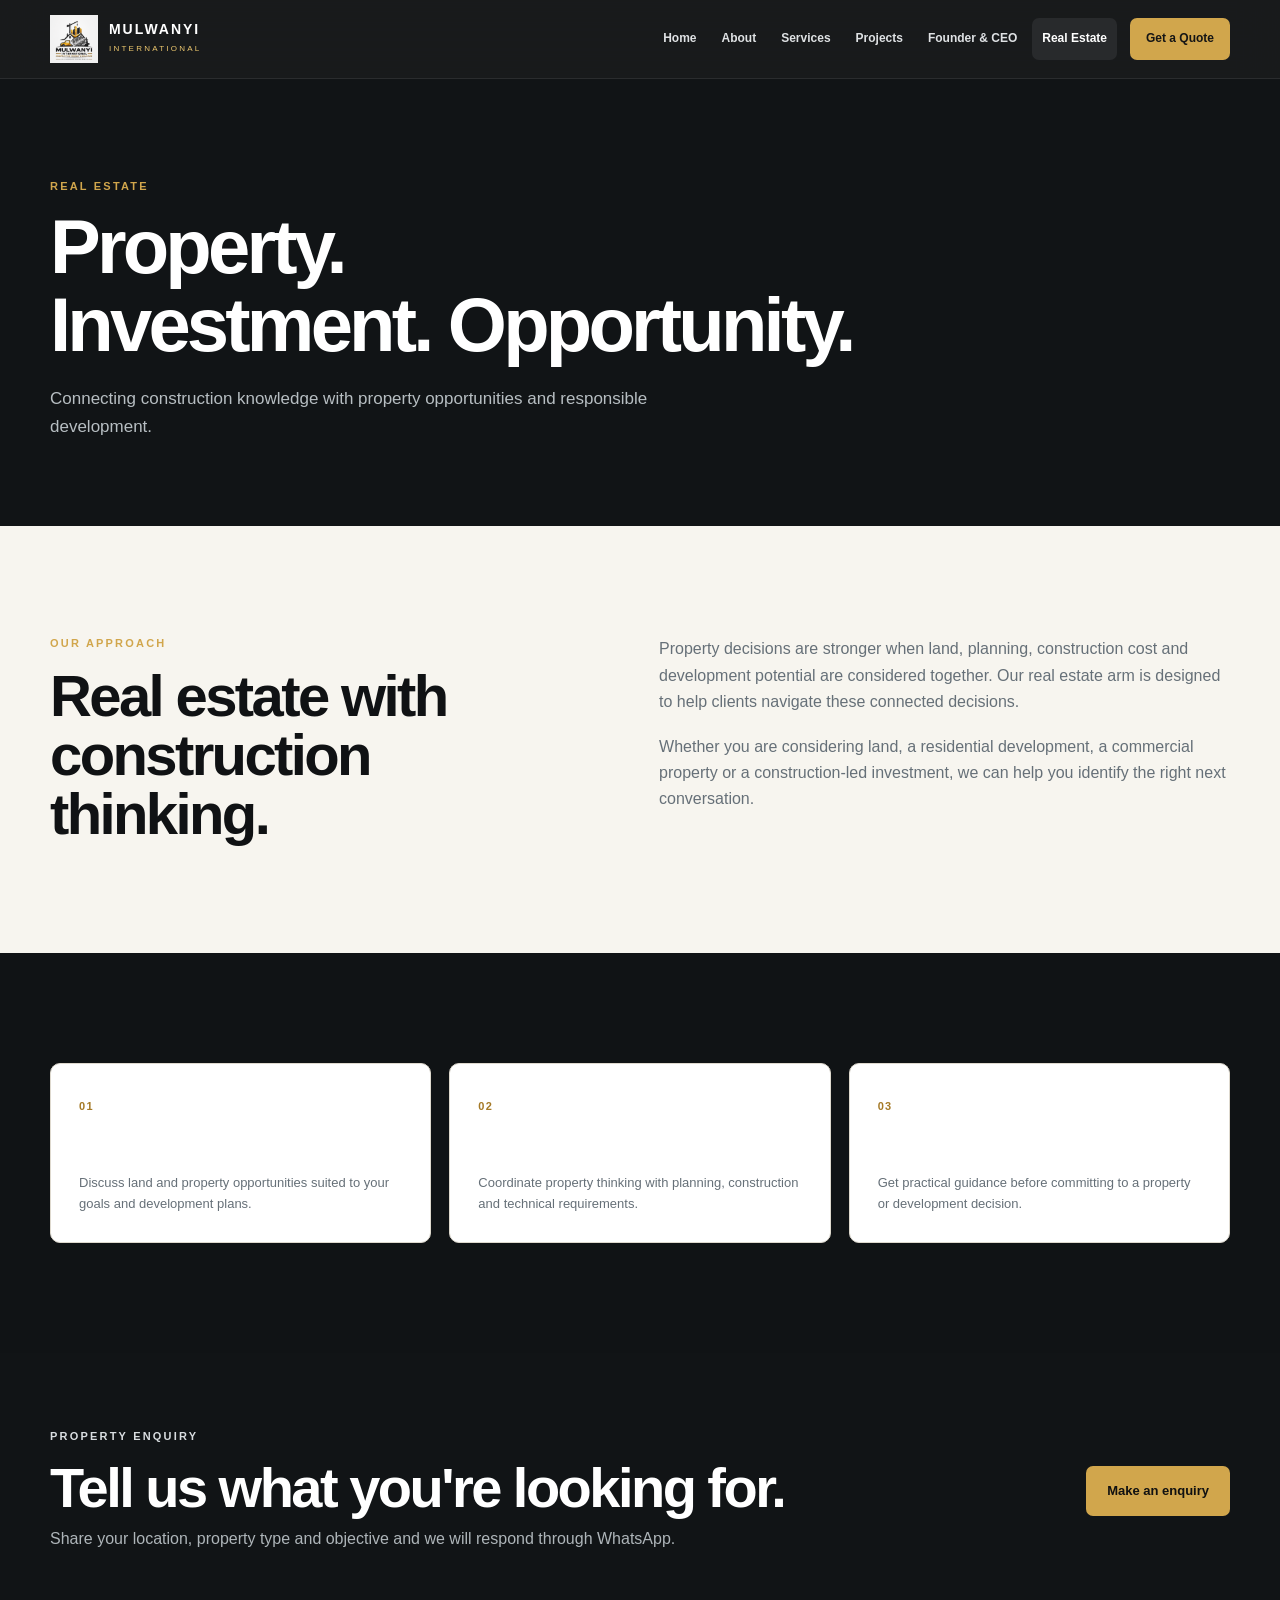
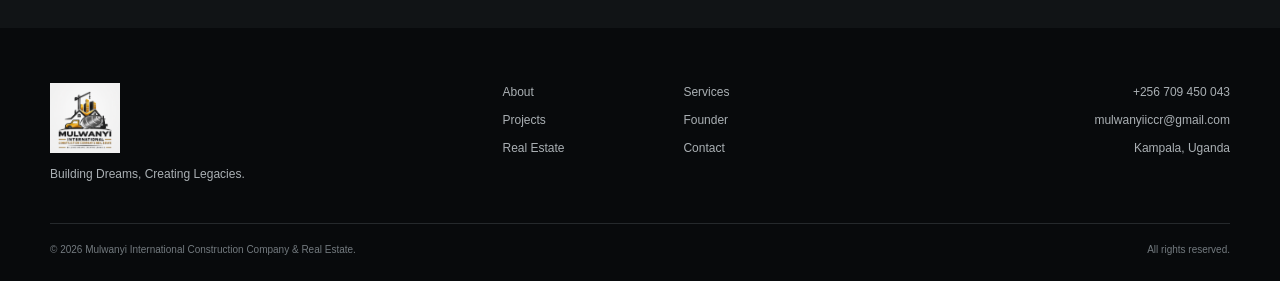
<file: real-estate.html>
<!doctype html><html lang="en"><head>
<meta charset="utf-8"><meta name="viewport" content="width=device-width,initial-scale=1"><meta name="description" content="Mulwanyi International real estate services, property opportunities, development support and property advisory in Uganda."><link rel="canonical" href="https://mulwanyi-website.vercel.app/real-estate.html"><title>Real Estate | Mulwanyi International</title><link rel="icon" href="logo.png"><link rel="stylesheet" href="style.css"></head><body>
<header class="site-header"><div class="container nav-wrap"><a class="brand" href="index.html"><img src="logo.png" alt="Mulwanyi International logo"><span><b>MULWANYI</b><small>INTERNATIONAL</small></span></a><button class="menu-toggle" aria-label="Open navigation" aria-expanded="false" aria-controls="site-nav"><span></span><span></span><span></span></button><nav class="nav" id="site-nav"><a href="index.html">Home</a><a href="about.html">About</a><a href="services.html">Services</a><a href="projects.html">Projects</a><a href="founder.html">Founder & CEO</a><a class="active" href="real-estate.html">Real Estate</a><a class="nav-cta" href="contact.html">Get a Quote</a></nav></div></header>
<main><section class="page-hero"><div class="container"><p class="eyebrow gold">REAL ESTATE</p><h1>Property.<br>Investment. Opportunity.</h1><p>Connecting construction knowledge with property opportunities and responsible development.</p></div></section>
<section class="section"><div class="container split"><div><p class="eyebrow gold">OUR APPROACH</p><h2>Real estate with construction thinking.</h2></div><div class="prose"><p>Property decisions are stronger when land, planning, construction cost and development potential are considered together. Our real estate arm is designed to help clients navigate these connected decisions.</p><p>Whether you are considering land, a residential development, a commercial property or a construction-led investment, we can help you identify the right next conversation.</p></div></div></section>
<section class="section section-dark"><div class="container"><div class="content-grid"><article class="card"><span class="number">01</span><h3>Land & Property Opportunities</h3><p>Discuss land and property opportunities suited to your goals and development plans.</p></article><article class="card"><span class="number">02</span><h3>Development Support</h3><p>Coordinate property thinking with planning, construction and technical requirements.</p></article><article class="card"><span class="number">03</span><h3>Property Advisory</h3><p>Get practical guidance before committing to a property or development decision.</p></article></div></div></section>
<section class="cta"><div class="container cta-inner"><div><p class="eyebrow">PROPERTY ENQUIRY</p><h2>Tell us what you're looking for.</h2><p>Share your location, property type and objective and we will respond through WhatsApp.</p></div><a class="btn btn-primary" href="contact.html">Make an enquiry</a></div></section></main>
<footer class="footer"><div class="container footer-grid"><div><img src="logo.png" class="footer-logo" alt="Mulwanyi International logo"><p>Building Dreams, Creating Legacies.</p></div><div class="footer-links"><a href="about.html">About</a><a href="services.html">Services</a><a href="projects.html">Projects</a><a href="founder.html">Founder</a><a href="real-estate.html">Real Estate</a><a href="contact.html">Contact</a></div><div class="footer-contact"><a href="tel:+256709450043">+256 709 450 043</a><a href="mailto:mulwanyiiccr@gmail.com">mulwanyiiccr@gmail.com</a><span>Kampala, Uganda</span></div></div><div class="container footer-bottom"><span>© <span id="year"></span> Mulwanyi International Construction Company & Real Estate.</span><span>All rights reserved.</span></div></footer><script src="script.js"></script></body></html>
</file>
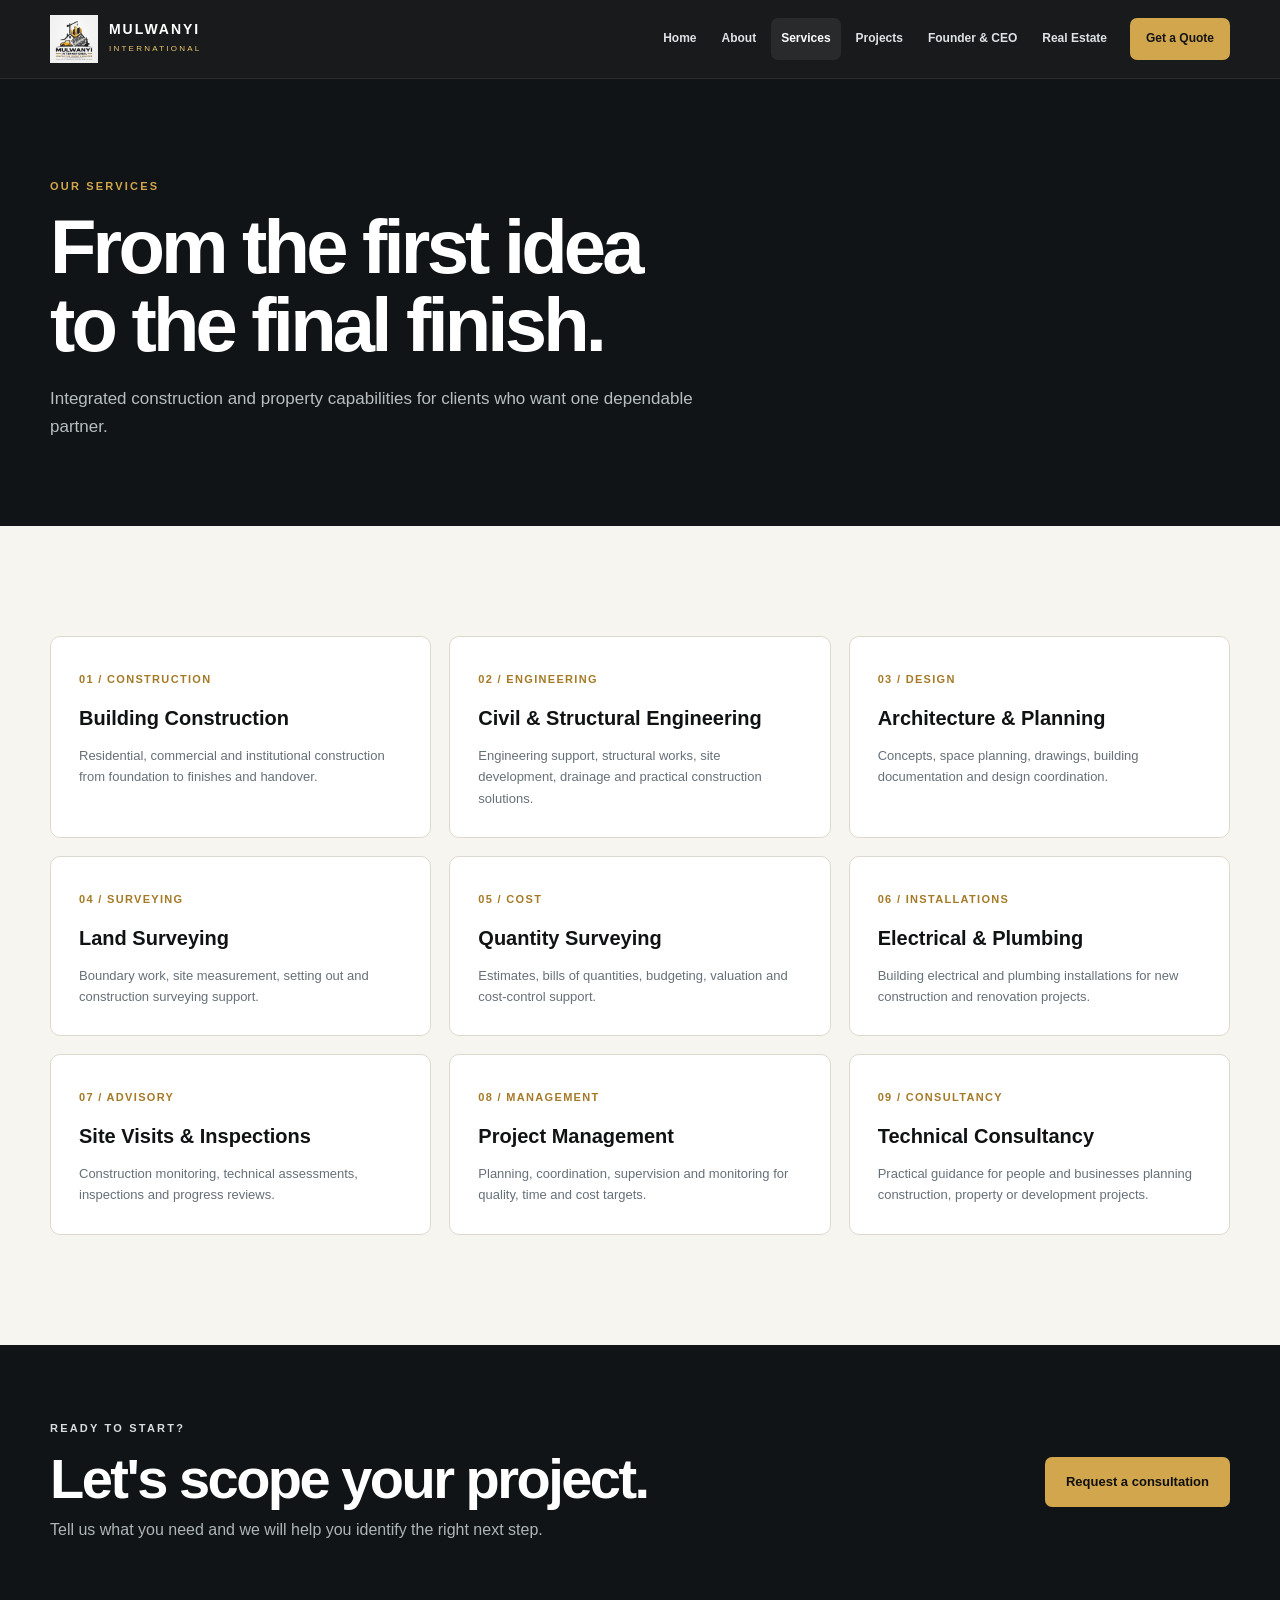
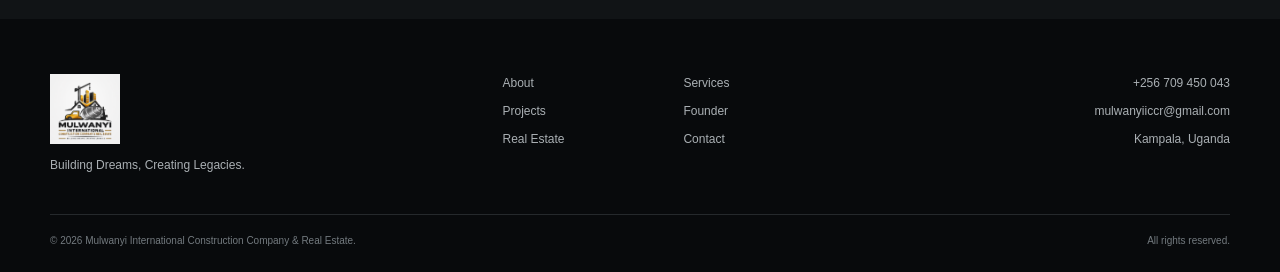
<file: services.html>
<!doctype html><html lang="en"><head>
<meta charset="utf-8"><meta name="viewport" content="width=device-width,initial-scale=1"><meta name="description" content="Construction, engineering, surveying, design, consultancy and project management services from Mulwanyi International in Uganda."><link rel="canonical" href="https://mulwanyi-website.vercel.app/services.html"><title>Services | Mulwanyi International</title><link rel="icon" href="logo.png"><link rel="stylesheet" href="style.css"></head><body>
<header class="site-header"><div class="container nav-wrap"><a class="brand" href="index.html"><img src="logo.png" alt="Mulwanyi International logo"><span><b>MULWANYI</b><small>INTERNATIONAL</small></span></a><button class="menu-toggle" aria-label="Open navigation" aria-expanded="false" aria-controls="site-nav"><span></span><span></span><span></span></button><nav class="nav" id="site-nav"><a href="index.html">Home</a><a href="about.html">About</a><a class="active" href="services.html">Services</a><a href="projects.html">Projects</a><a href="founder.html">Founder & CEO</a><a href="real-estate.html">Real Estate</a><a class="nav-cta" href="contact.html">Get a Quote</a></nav></div></header>
<main><section class="page-hero"><div class="container"><p class="eyebrow gold">OUR SERVICES</p><h1>From the first idea<br>to the final finish.</h1><p>Integrated construction and property capabilities for clients who want one dependable partner.</p></div></section>
<section class="section"><div class="container"><div class="content-grid">
<article class="card"><span class="number">01 / CONSTRUCTION</span><h3>Building Construction</h3><p>Residential, commercial and institutional construction from foundation to finishes and handover.</p></article>
<article class="card"><span class="number">02 / ENGINEERING</span><h3>Civil & Structural Engineering</h3><p>Engineering support, structural works, site development, drainage and practical construction solutions.</p></article>
<article class="card"><span class="number">03 / DESIGN</span><h3>Architecture & Planning</h3><p>Concepts, space planning, drawings, building documentation and design coordination.</p></article>
<article class="card"><span class="number">04 / SURVEYING</span><h3>Land Surveying</h3><p>Boundary work, site measurement, setting out and construction surveying support.</p></article>
<article class="card"><span class="number">05 / COST</span><h3>Quantity Surveying</h3><p>Estimates, bills of quantities, budgeting, valuation and cost-control support.</p></article>
<article class="card"><span class="number">06 / INSTALLATIONS</span><h3>Electrical & Plumbing</h3><p>Building electrical and plumbing installations for new construction and renovation projects.</p></article>
<article class="card"><span class="number">07 / ADVISORY</span><h3>Site Visits & Inspections</h3><p>Construction monitoring, technical assessments, inspections and progress reviews.</p></article>
<article class="card"><span class="number">08 / MANAGEMENT</span><h3>Project Management</h3><p>Planning, coordination, supervision and monitoring for quality, time and cost targets.</p></article>
<article class="card"><span class="number">09 / CONSULTANCY</span><h3>Technical Consultancy</h3><p>Practical guidance for people and businesses planning construction, property or development projects.</p></article>
</div></div></section>
<section class="cta"><div class="container cta-inner"><div><p class="eyebrow">READY TO START?</p><h2>Let's scope your project.</h2><p>Tell us what you need and we will help you identify the right next step.</p></div><a class="btn btn-primary" href="contact.html">Request a consultation</a></div></section></main>
<footer class="footer"><div class="container footer-grid"><div><img src="logo.png" class="footer-logo" alt="Mulwanyi International logo"><p>Building Dreams, Creating Legacies.</p></div><div class="footer-links"><a href="about.html">About</a><a href="services.html">Services</a><a href="projects.html">Projects</a><a href="founder.html">Founder</a><a href="real-estate.html">Real Estate</a><a href="contact.html">Contact</a></div><div class="footer-contact"><a href="tel:+256709450043">+256 709 450 043</a><a href="mailto:mulwanyiiccr@gmail.com">mulwanyiiccr@gmail.com</a><span>Kampala, Uganda</span></div></div><div class="container footer-bottom"><span>© <span id="year"></span> Mulwanyi International Construction Company & Real Estate.</span><span>All rights reserved.</span></div></footer><script src="script.js"></script></body></html>
</file>
<file: style.css>
*{box-sizing:border-box}
:root{--ink:#101214;--ink-2:#171a1d;--paper:#f7f5ef;--paper-2:#ece8dd;--gold:#d1a64c;--gold-2:#edc86e;--muted:#667078;--line:#d9d5ca;--white:#fff;--max:1180px}
html{scroll-behavior:smooth}
body{margin:0;background:var(--paper);color:var(--ink);font-family:"DM Sans",Arial,sans-serif;line-height:1.65;-webkit-font-smoothing:antialiased}
body.modal-open{overflow:hidden}
img{max-width:100%;display:block}
a{color:inherit}
button,input,textarea,select{font:inherit}
.skip-link{position:fixed;left:12px;top:-60px;z-index:999;background:#fff;color:#000;padding:10px 14px;border-radius:8px}.skip-link:focus{top:12px}
.container{width:min(var(--max),calc(100% - 40px));margin-inline:auto}
.site-header{position:sticky;top:0;z-index:100;background:rgba(10,12,14,.94);backdrop-filter:blur(18px);border-bottom:1px solid rgba(255,255,255,.08)}
.nav-wrap{min-height:78px;display:flex;align-items:center;justify-content:space-between;gap:25px}
.brand{display:flex;align-items:center;gap:11px;text-decoration:none;color:#fff;min-width:180px}.brand img{width:48px;height:48px;object-fit:contain}.brand b{display:block;font-family:Manrope,sans-serif;font-size:14px;letter-spacing:.14em;line-height:1}.brand small{display:block;color:var(--gold-2);font-size:8px;letter-spacing:.28em;margin-top:6px}
.nav{display:flex;align-items:center;justify-content:flex-end;gap:5px}.nav a{color:#dfe2e4;text-decoration:none;font-size:12px;font-weight:700;padding:11px 10px;border-radius:7px;transition:.2s}.nav a:hover,.nav a.active{color:#fff;background:rgba(255,255,255,.07)}.nav .nav-cta{background:var(--gold);color:#151515;margin-left:8px;padding-inline:16px}.nav .nav-cta:hover{background:var(--gold-2)}
.menu-toggle{display:none;width:44px;height:44px;border:1px solid rgba(255,255,255,.15);background:transparent;border-radius:8px;align-items:center;justify-content:center;flex-direction:column;gap:5px}.menu-toggle span{width:19px;height:2px;background:#fff;border-radius:2px}
.hero{position:relative;min-height:calc(100vh - 78px);display:flex;align-items:center;isolation:isolate;overflow:hidden;background:#101214;color:#fff}.hero-media{position:absolute;inset:0;background-image:url("logo.png");background-size:cover;background-position:center;filter:saturate(.85)}.hero-shade{position:absolute;inset:0;background:linear-gradient(90deg,rgba(7,9,11,.97) 0%,rgba(7,9,11,.78) 42%,rgba(7,9,11,.38) 100%),linear-gradient(0deg,rgba(7,9,11,.45),rgba(7,9,11,.15))}
.hero-content{position:relative;z-index:2;padding:100px 0 90px}.eyebrow{margin:0 0 15px;font-size:11px;line-height:1.3;font-weight:800;letter-spacing:.2em;color:#d9dde0}.eyebrow.gold{color:var(--gold)}.hero h1,.section h2,.section-head h2,.cta h2{font-family:Manrope,sans-serif;letter-spacing:-.045em;line-height:1.02;margin:0}.hero h1{font-size:clamp(44px,7.5vw,88px);max-width:900px}.hero h1 span{color:var(--gold-2)}.hero-lead{max-width:650px;color:#d5d9dc;font-size:clamp(16px,2vw,20px);margin:25px 0 0}.actions{display:flex;flex-wrap:wrap;gap:12px;margin-top:34px}.btn{display:inline-flex;align-items:center;justify-content:center;min-height:48px;padding:13px 20px;border-radius:7px;border:1px solid transparent;text-decoration:none;font-size:13px;font-weight:800;cursor:pointer;transition:transform .2s,background .2s,border-color .2s}.btn:hover{transform:translateY(-2px)}.btn-primary{background:var(--gold);color:#111}.btn-primary:hover{background:var(--gold-2)}.btn-ghost{border-color:rgba(255,255,255,.45);color:#fff;background:rgba(255,255,255,.04)}.btn-ghost:hover{border-color:#fff;background:rgba(255,255,255,.09)}.btn-dark{background:#151719;color:#fff}.hero-meta{display:flex;flex-wrap:wrap;gap:24px;margin-top:45px;color:#aeb5ba;font-size:11px;letter-spacing:.05em}.hero-meta span+span{position:relative}.hero-meta span+span:before{content:"";width:4px;height:4px;background:var(--gold);border-radius:50%;position:absolute;left:-14px;top:50%;transform:translateY(-50%)}
.trust-strip{background:#111416;color:#fff;border-top:1px solid rgba(255,255,255,.08)}.trust-grid{display:grid;grid-template-columns:repeat(4,1fr)}.trust-grid>div{min-height:100px;padding:24px 22px;border-right:1px solid #2a2e31;display:flex;gap:15px;align-items:flex-start}.trust-grid>div:first-child{border-left:1px solid #2a2e31}.trust-grid strong{color:var(--gold);font-size:11px}.trust-grid span{font-size:12px;color:#adb3b7}.trust-grid b{display:block;color:#fff;font-size:13px;margin-bottom:2px}
.section{padding:110px 0}.split{display:grid;grid-template-columns:1fr 1.1fr;gap:90px}.section h2{font-size:clamp(36px,5vw,58px)}.prose{color:var(--muted);font-size:16px}.prose p{margin:0 0 18px}.prose strong{color:var(--ink)}.text-link{display:inline-flex;margin-top:10px;color:#8b6722;text-decoration:none;font-weight:800;font-size:13px}.text-link:hover{text-decoration:underline}.text-link.light{color:#e0ba61}
.section-dark{background:#101315;color:#fff}.section-dark .service-grid{margin-top:48px}.section-head{display:flex;align-items:end;justify-content:space-between;gap:30px}.section-head h2{max-width:760px}.service-grid{display:grid;grid-template-columns:repeat(3,1fr);border-top:1px solid #30363a;border-left:1px solid #30363a}.service-grid article{padding:30px;border-right:1px solid #30363a;border-bottom:1px solid #30363a;min-height:210px}.service-grid article>span{color:var(--gold);font-size:11px;font-weight:800;letter-spacing:.1em}.service-grid h3{font-family:Manrope,sans-serif;font-size:20px;line-height:1.2;margin:23px 0 10px}.service-grid p{margin:0;color:#aeb5b9;font-size:13px}
.projects-preview{background:#f3f0e8}.portfolio-grid{display:grid;grid-template-columns:1.35fr 1fr 1fr;grid-auto-rows:260px;gap:16px;margin-top:48px}.project-card{position:relative;margin:0;overflow:hidden;border-radius:10px;background:#17191b;isolation:isolate}.project-card.large{grid-row:span 2}.project-card img{width:100%;height:100%;object-fit:cover;transition:transform .5s,filter .5s}.project-card:hover img{transform:scale(1.04);filter:saturate(1.08)}.project-card:after{content:"";position:absolute;inset:0;background:linear-gradient(0deg,rgba(0,0,0,.78),transparent 60%);z-index:1}.project-card figcaption{position:absolute;z-index:2;left:20px;right:20px;bottom:18px;color:#fff}.project-card figcaption span{display:block;color:#dfc178;font-size:10px;letter-spacing:.12em;text-transform:uppercase;margin-bottom:5px}.project-card figcaption b{font-family:Manrope,sans-serif;font-size:20px}.founder-teaser{background:#fff}.founder-teaser-grid{display:grid;grid-template-columns:.9fr 1.1fr;gap:90px;align-items:center}.founder-image-wrap{position:relative;border-radius:12px;overflow:hidden;background:#ddd;box-shadow:0 22px 55px rgba(20,20,20,.13)}.founder-image-wrap img{width:100%;aspect-ratio:4/5;object-fit:cover;object-position:center top}.founder-image-wrap span{position:absolute;left:16px;bottom:16px;background:rgba(0,0,0,.62);color:#fff;font-size:9px;letter-spacing:.14em;padding:7px 9px;border-radius:4px}.founder-teaser h3{font-family:Manrope,sans-serif;font-size:27px;margin:22px 0 3px}.role{color:#9a7428;font-weight:800;font-size:12px;margin-top:0}
.real-estate-band{background:var(--paper-2)}.align-center{align-items:center}.estate-points{display:grid;grid-template-columns:1fr 1fr;gap:0;border-top:1px solid #cfc8b9}.estate-points span{padding:18px 5px;border-bottom:1px solid #cfc8b9;font-size:13px;font-weight:700}.estate-points .btn{grid-column:1/-1;width:max-content;margin-top:22px}
.cta{background:#111416;color:#fff;padding:76px 0}.cta-inner{display:flex;align-items:center;justify-content:space-between;gap:30px}.cta h2{font-size:clamp(34px,5vw,56px)}.cta p:not(.eyebrow){color:#aeb5b9;margin:10px 0 0}
.footer{background:#080a0c;color:#aab0b4;padding:55px 0 22px}.footer-grid{display:grid;grid-template-columns:1.2fr 1fr 1fr;gap:40px}.footer-logo{width:70px;height:70px;object-fit:contain}.footer p{font-size:12px;margin:12px 0 0}.footer-links{display:grid;grid-template-columns:1fr 1fr;gap:8px 18px;align-content:start}.footer a{text-decoration:none;font-size:12px}.footer a:hover{color:#fff}.footer-contact{display:flex;flex-direction:column;gap:8px;text-align:right;font-size:12px}.footer-bottom{border-top:1px solid #25292c;margin-top:38px;padding-top:18px;display:flex;justify-content:space-between;gap:15px;font-size:10px;color:#737a7f}
.page-hero{background:#111416;color:#fff;padding:100px 0 85px}.page-hero h1{font-family:Manrope,sans-serif;font-size:clamp(44px,7vw,76px);letter-spacing:-.05em;line-height:1.02;margin:0;max-width:900px}.page-hero p:not(.eyebrow){max-width:700px;color:#b7bec2;font-size:17px;margin:22px 0 0}
.content-grid{display:grid;grid-template-columns:repeat(3,1fr);gap:18px}.card{background:#fff;border:1px solid #ded9ce;border-radius:10px;padding:28px}.card h3{font-family:Manrope,sans-serif;margin:10px 0;font-size:20px}.card p{color:var(--muted);font-size:13px;margin:0}.number{color:#a57a27;font-weight:800;font-size:11px;letter-spacing:.12em}
.portfolio-full{display:grid;grid-template-columns:repeat(2,1fr);gap:22px}.portfolio-full .project-card{min-height:390px}.portfolio-full .project-card img{aspect-ratio:16/10}.project-copy{padding:16px 3px 0}.project-copy h3{font-family:Manrope,sans-serif;margin:0;font-size:20px}.project-copy p{color:var(--muted);font-size:13px;margin:5px 0 0}
.contact-layout{display:grid;grid-template-columns:.85fr 1.15fr;gap:70px}.contact-info{border-top:1px solid var(--line)}.contact-item{padding:18px 0;border-bottom:1px solid var(--line)}.contact-item small{display:block;color:#9a7428;font-weight:800;letter-spacing:.12em;text-transform:uppercase;font-size:9px;margin-bottom:4px}.contact-item a{text-decoration:none;font-weight:700}.contact-form{background:#141719;color:#fff;padding:32px;border-radius:10px;box-shadow:0 20px 50px rgba(0,0,0,.1)}.contact-form label{display:block;color:#b7bdc1;font-size:11px;font-weight:700;margin:0 0 16px}.contact-form input,.contact-form textarea,.contact-form select{width:100%;background:#0c0f11;color:#fff;border:1px solid #33383c;border-radius:6px;padding:13px 14px;margin-top:7px;outline:none}.contact-form input:focus,.contact-form textarea:focus,.contact-form select:focus{border-color:var(--gold)}.contact-form .btn{margin-top:4px}.form-note{font-size:11px;color:#aeb5b9;margin:12px 0 0}.form-note.success{color:#d9b45f}.form-note.error{color:#f0a5a5}
.photo-protection{position:relative}.photo-protection img{user-select:none;-webkit-user-drag:none}
@media(max-width:980px){.nav{gap:0}.nav a{padding-inline:7px}.split,.founder-teaser-grid,.contact-layout{gap:45px}.service-grid{grid-template-columns:repeat(2,1fr)}.portfolio-grid{grid-template-columns:1fr 1fr}.portfolio-grid .large{grid-row:span 1;grid-column:span 2}.footer-grid{grid-template-columns:1fr 1fr}.footer-contact{text-align:left}}
@media(max-width:760px){.container{width:min(100% - 28px,var(--max))}.nav-wrap{min-height:70px}.brand img{width:42px;height:42px}.menu-toggle{display:flex}.nav{display:none;position:absolute;top:70px;left:0;right:0;background:#0a0c0e;border-top:1px solid rgba(255,255,255,.08);padding:12px 14px 18px;flex-direction:column;align-items:stretch;box-shadow:0 18px 30px rgba(0,0,0,.25)}.nav.open{display:flex}.nav a{padding:13px 12px}.nav .nav-cta{margin:6px 0 0;text-align:center}.hero{min-height:calc(100svh - 70px)}.hero-content{padding:75px 0}.hero h1{font-size:clamp(43px,13vw,66px)}.hero-lead{font-size:16px}.trust-grid{grid-template-columns:1fr 1fr}.trust-grid>div{min-height:90px;padding:18px 14px;display:block}.trust-grid strong{display:block;margin-bottom:4px}.section{padding:78px 0}.split,.founder-teaser-grid,.contact-layout{grid-template-columns:1fr;gap:38px}.section-head,.cta-inner{display:block}.section-head .text-link,.cta .btn{margin-top:20px}.service-grid,.content-grid{grid-template-columns:1fr}.portfolio-grid{grid-template-columns:1fr;grid-auto-rows:250px}.portfolio-grid .large{grid-column:auto}.estate-points{grid-template-columns:1fr}.estate-points .btn{grid-column:auto;width:100%}.footer-grid{grid-template-columns:1fr;gap:25px}.footer-contact{text-align:left}.footer-bottom{display:block}.footer-bottom span{display:block;margin-top:5px}.page-hero{padding:75px 0 65px}.page-hero h1{font-size:clamp(42px,12vw,65px)}.portfolio-full{grid-template-columns:1fr}.portfolio-full .project-card{min-height:300px}}
@media(prefers-reduced-motion:reduce){html{scroll-behavior:auto}.btn,.project-card img{transition:none}}
</file>
